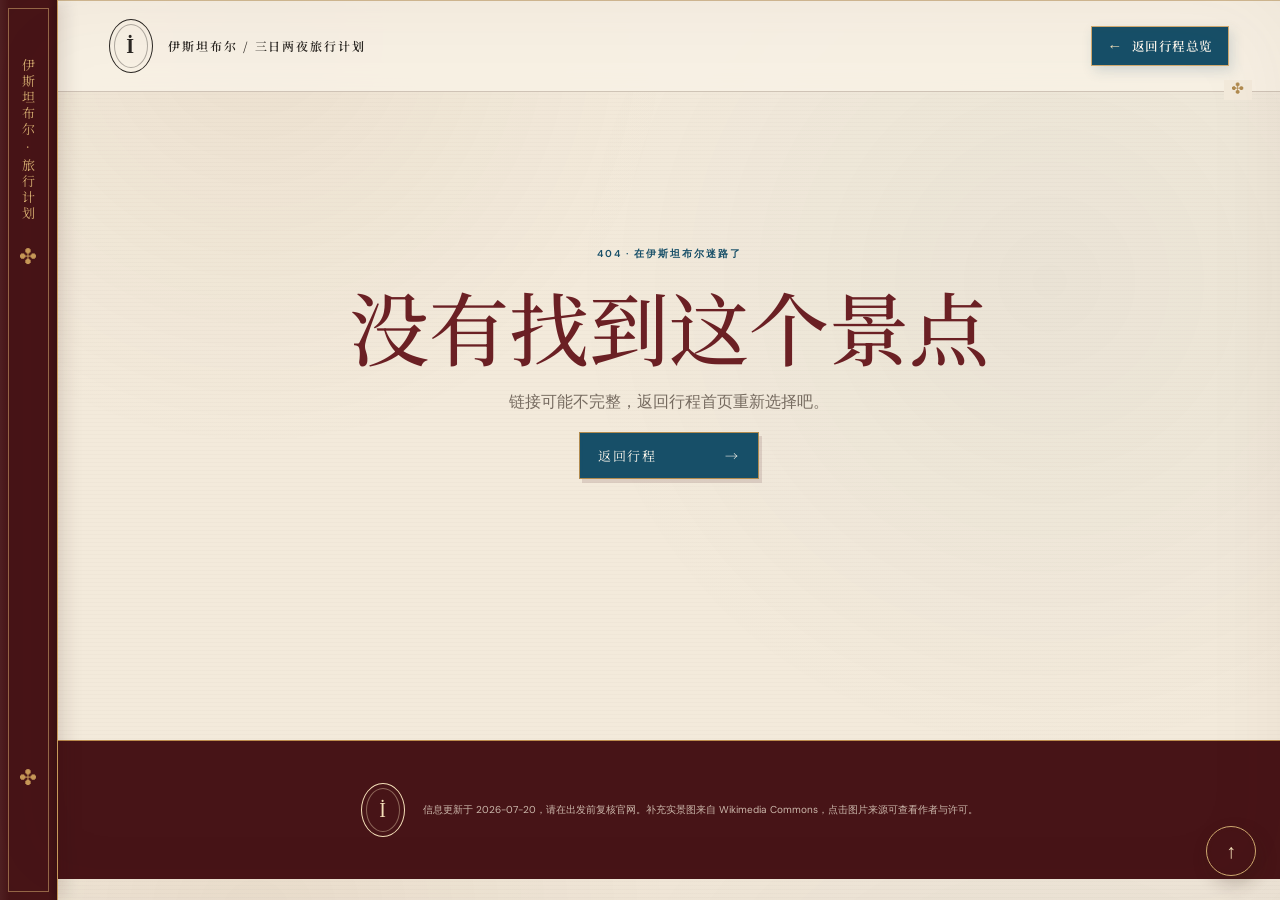
<file: attraction.html>
<!doctype html>
<html lang="zh-CN">
  <head>
    <meta charset="UTF-8" />
    <meta name="viewport" content="width=device-width, initial-scale=1.0" />
    <meta name="description" content="伊斯坦布尔景点详细旅行指南。" />
    <title>景点指南 · İstanbul</title>
    <link rel="icon" href="assets/favicon.svg" type="image/svg+xml" />
    <link rel="preconnect" href="https://fonts.googleapis.com" />
    <link rel="preconnect" href="https://fonts.gstatic.com" crossorigin />
    <link href="https://fonts.googleapis.com/css2?family=DM+Sans:wght@400;500;600&family=Noto+Serif+SC:wght@400;500;600;700&display=swap" rel="stylesheet" />
    <link rel="stylesheet" href="styles.css?v=20260901-1" />
    <script src="data.js?v=20260901-1" defer></script>
    <script src="attraction.js?v=20260901-1" defer></script>
  </head>
  <body class="detail-page" id="top">
    <div class="book-spine" aria-hidden="true">
      <span>伊斯坦布尔 · 旅行计划</span>
      <i></i>
    </div>
    <header class="site-header detail-header">
      <a class="brand" href="index.html">
        <span class="brand-mark">İ</span>
        <span>伊斯坦布尔 / 三日两夜旅行计划</span>
      </a>
      <a class="back-link" href="index.html#journey"><span aria-hidden="true">←</span> 返回行程总览</a>
    </header>
    <main id="attraction-root" aria-live="polite"></main>
    <a class="back-to-top" href="#top" aria-label="返回页面顶部" title="返回顶部">
      <span aria-hidden="true">↑</span>
    </a>
    <footer class="site-footer compact-footer">
      <div>
        <span class="brand-mark">İ</span>
        <p>信息更新于 2026-07-20，请在出发前复核官网。补充实景图来自 Wikimedia Commons，点击图片来源可查看作者与许可。</p>
      </div>
    </footer>
  </body>
</html>
</file>
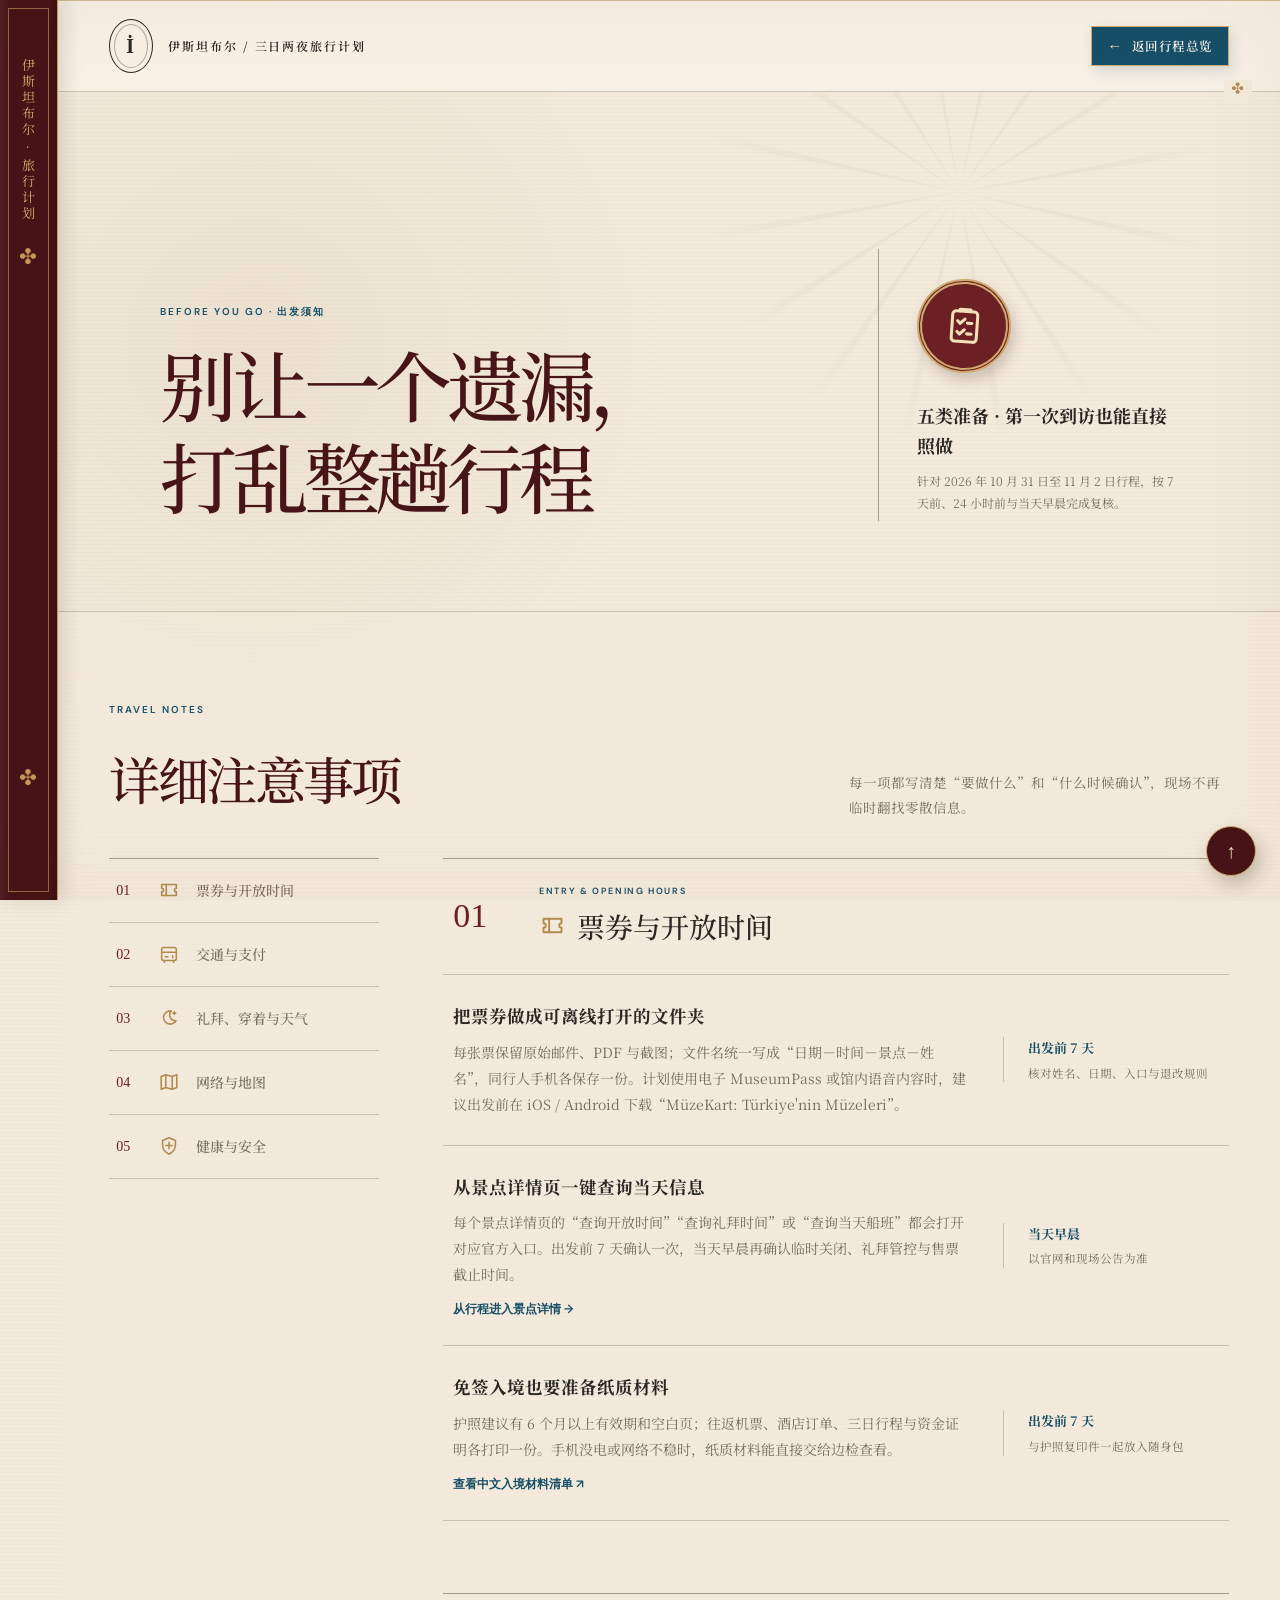
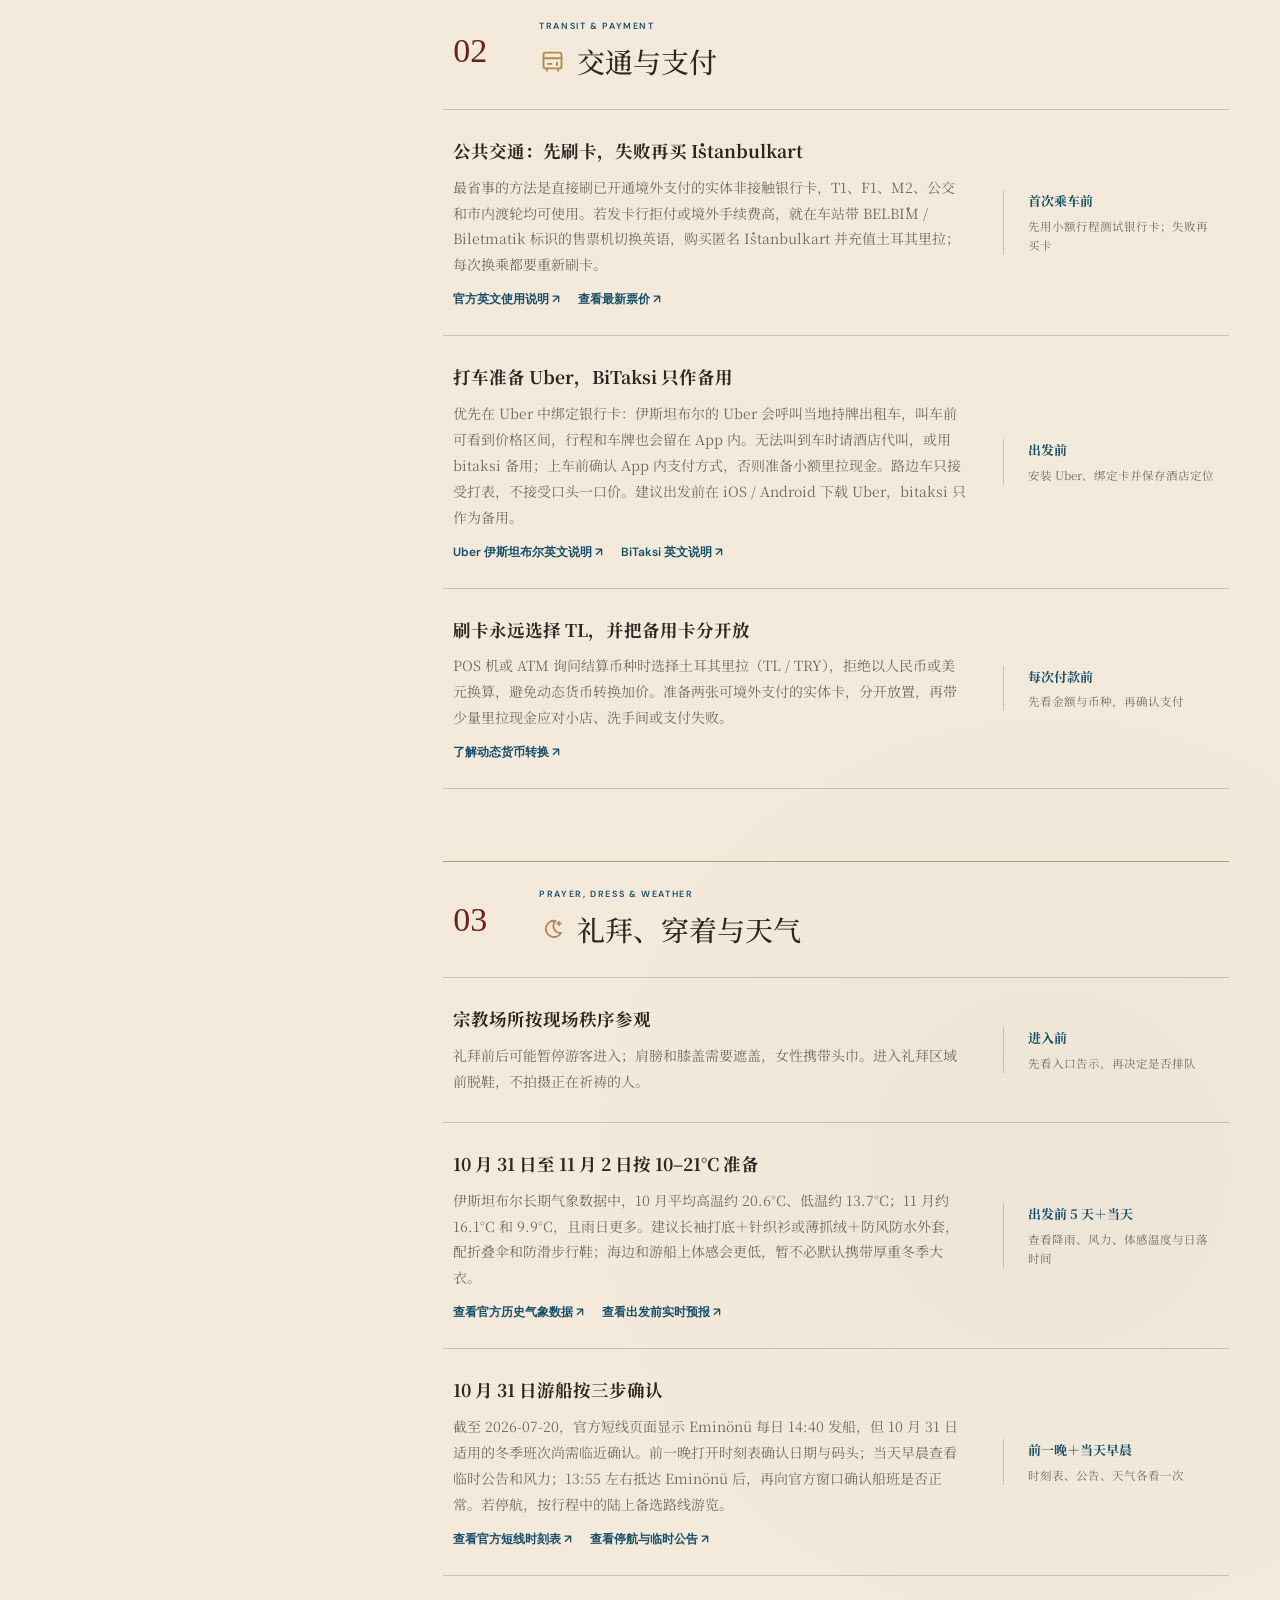
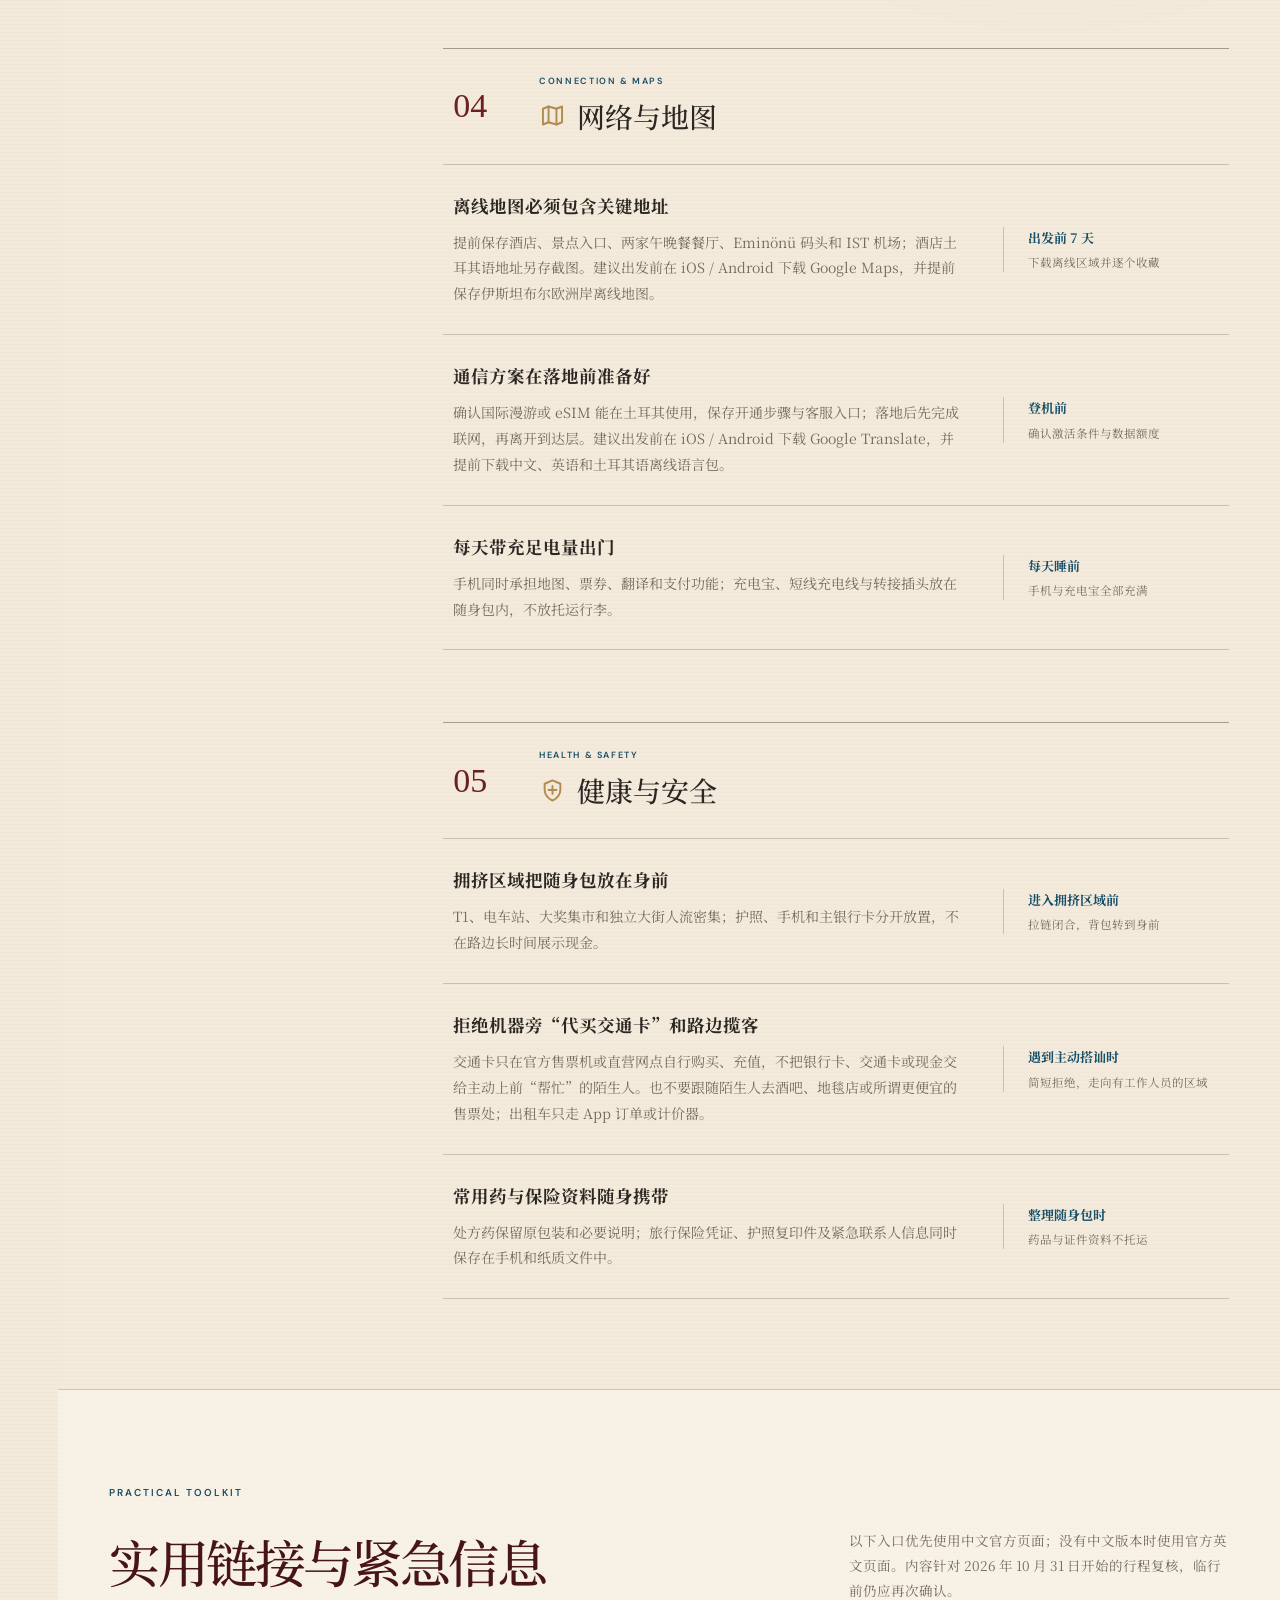
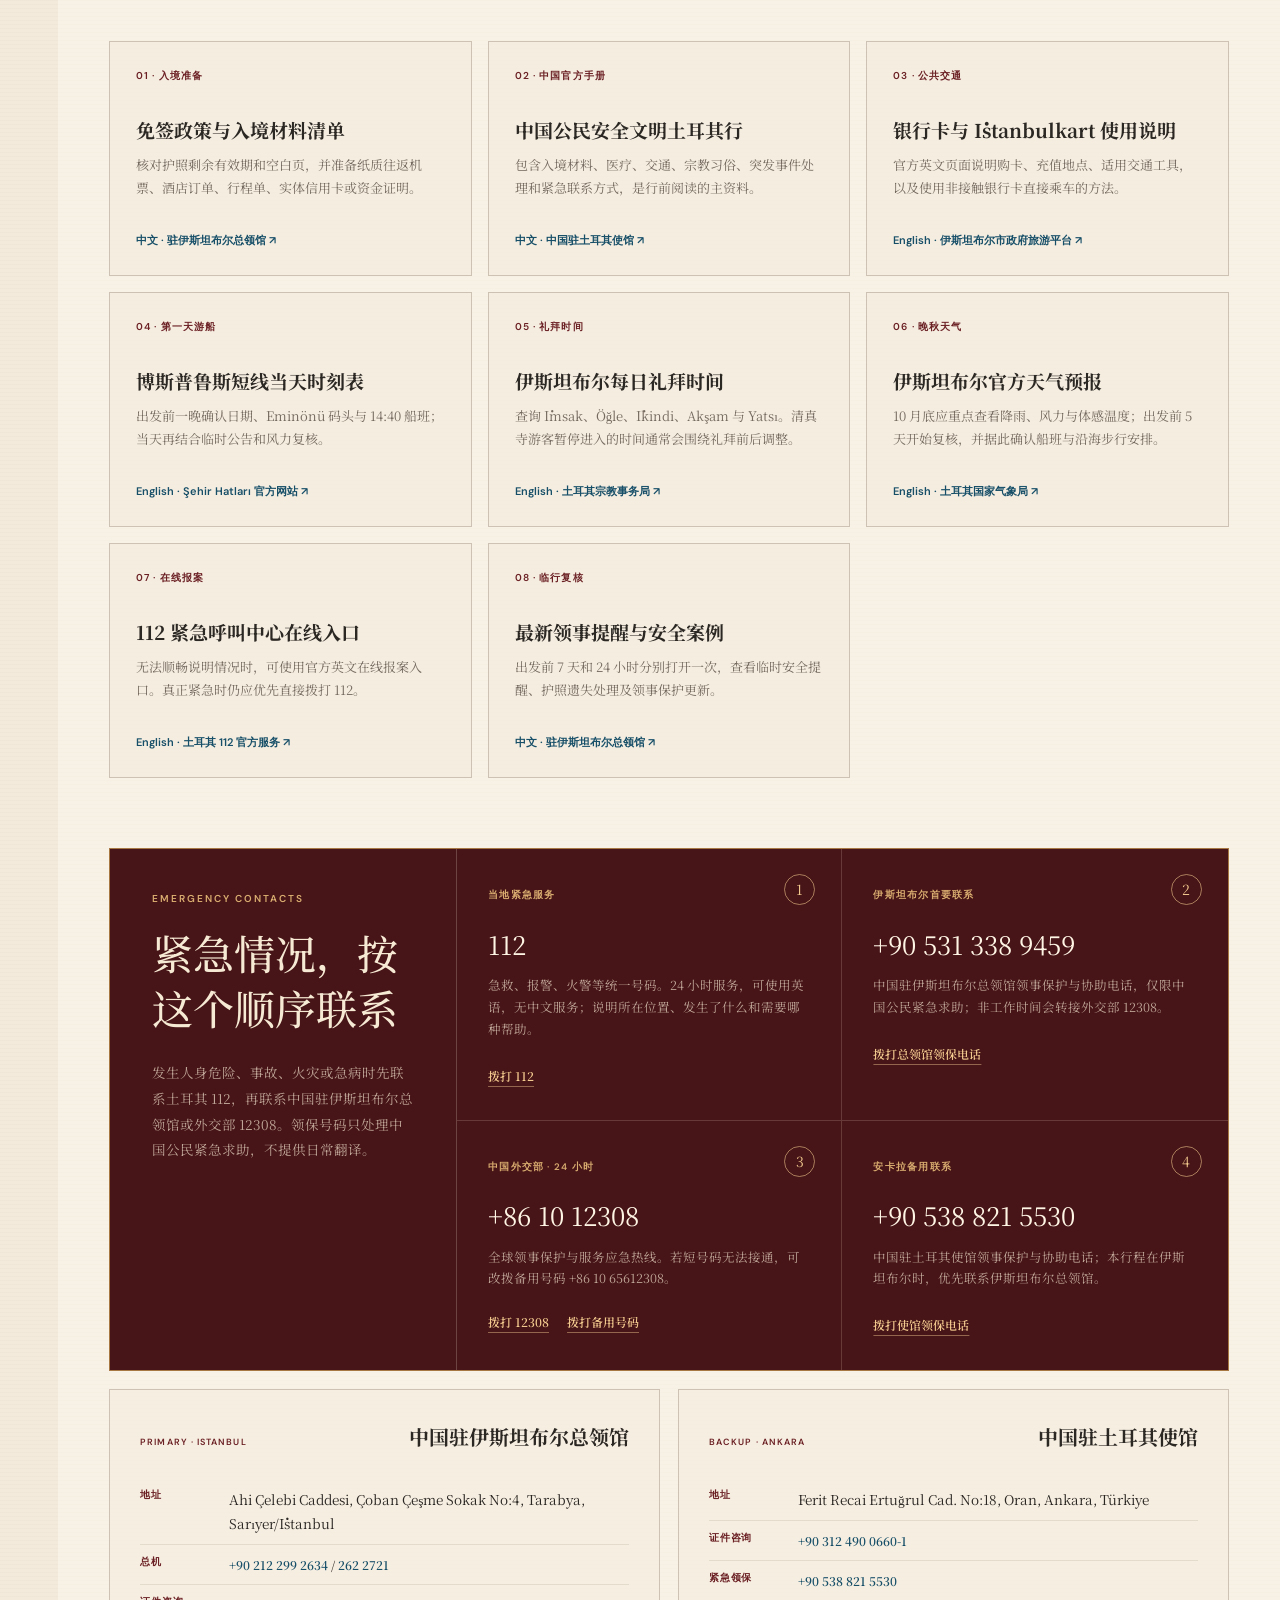
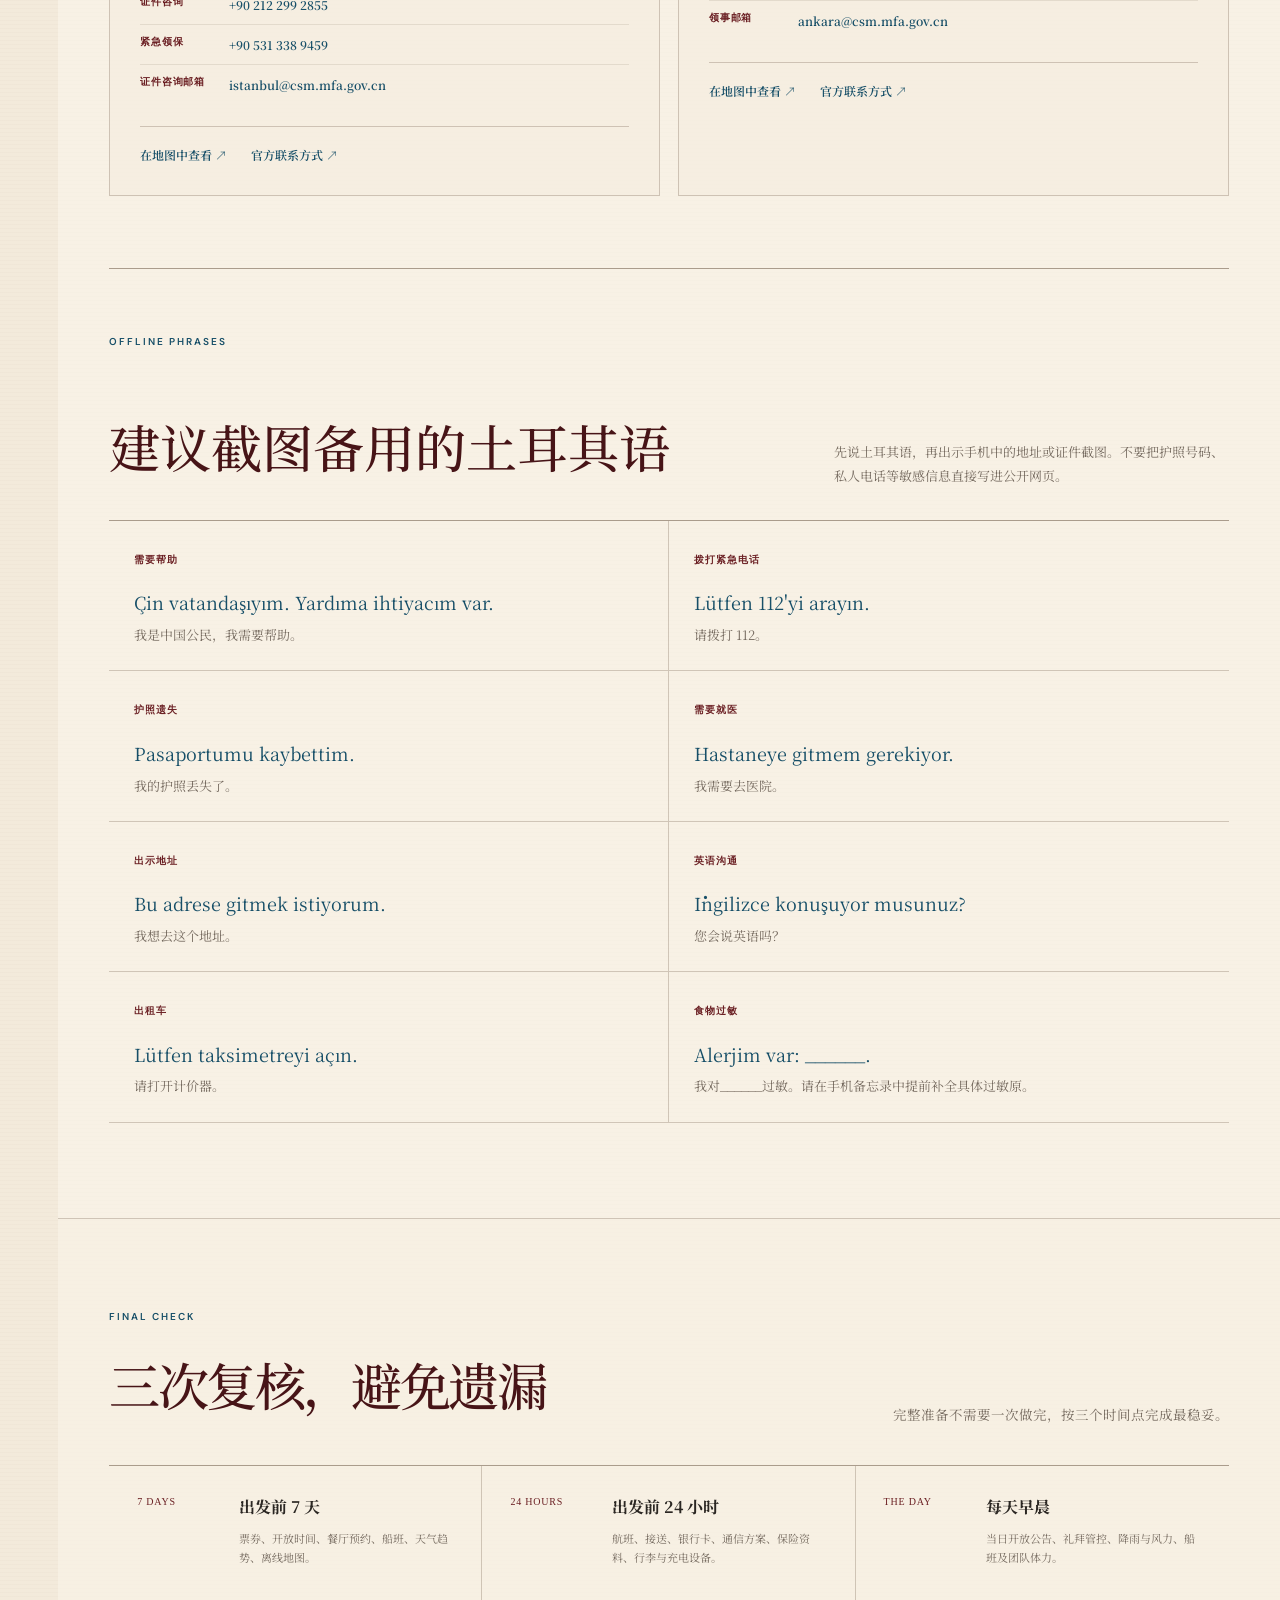
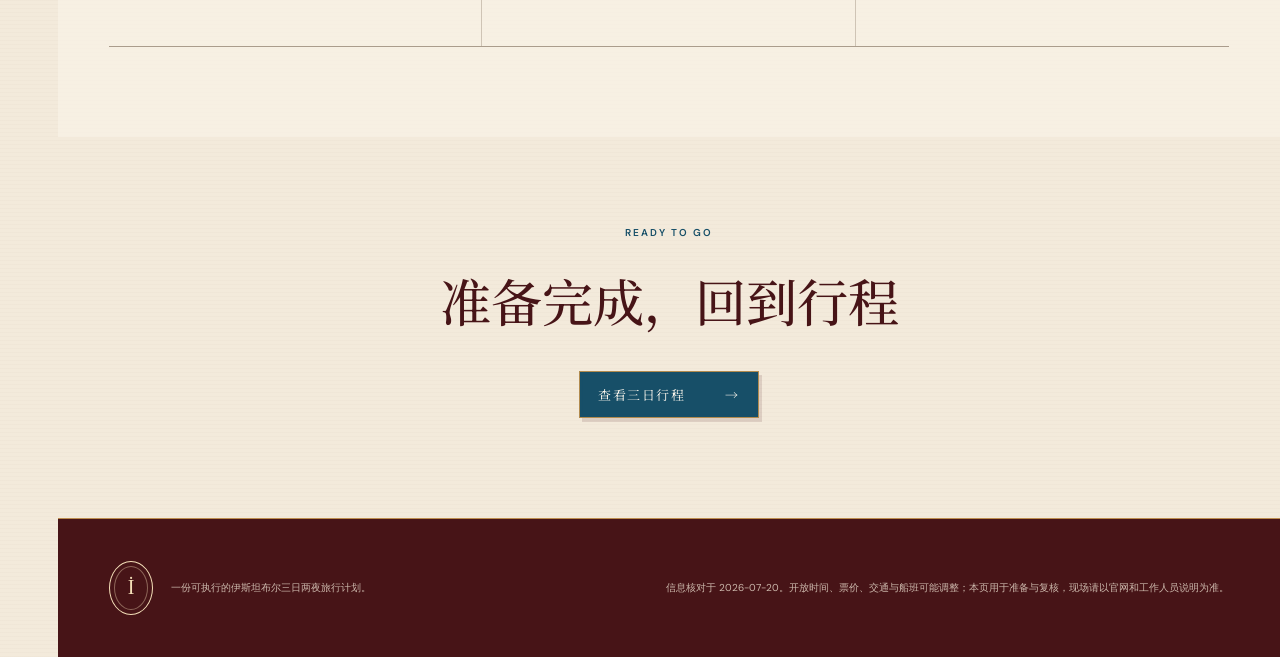
<file: notes.html>
<!doctype html>
<html lang="zh-CN">
  <head>
    <meta charset="UTF-8" />
    <meta name="viewport" content="width=device-width, initial-scale=1.0" />
    <meta name="description" content="伊斯坦布尔三日两夜旅行计划的完整注意事项：票券、交通、支付、礼拜、天气、网络与安全准备。" />
    <title>旅行注意事项 · İstanbul 三日两夜旅行计划</title>
    <link rel="icon" href="assets/favicon.svg" type="image/svg+xml" />
    <link rel="preconnect" href="https://fonts.googleapis.com" />
    <link rel="preconnect" href="https://fonts.gstatic.com" crossorigin />
    <link href="https://fonts.googleapis.com/css2?family=DM+Sans:wght@400;500;600&family=Noto+Serif+SC:wght@400;500;600;700&display=swap" rel="stylesheet" />
    <link rel="stylesheet" href="styles.css?v=20260901-1" />
  </head>
  <body class="notes-page" id="top">
    <svg class="icon-sprite" aria-hidden="true">
      <symbol id="icon-checklist" viewBox="0 0 24 24">
        <rect x="5" y="3.5" width="14" height="17" rx="2"></rect>
        <path d="M9 3.5V2.5h6v1M8 9l1.4 1.4L12 7.8M13.5 10H16M8 15l1.4 1.4L12 13.8M13.5 16H16"></path>
      </symbol>
      <symbol id="icon-ticket" viewBox="0 0 24 24">
        <path d="M4 6h16v4a2 2 0 0 0 0 4v4H4v-4a2 2 0 0 0 0-4V6Z"></path>
        <path d="M9 6v12"></path>
      </symbol>
      <symbol id="icon-transit" viewBox="0 0 24 24">
        <rect x="4" y="5" width="16" height="14" rx="2"></rect>
        <path d="M4 10h16M8 15h3M16 14v2M7 19v2M17 19v2"></path>
      </symbol>
      <symbol id="icon-prayer" viewBox="0 0 24 24">
        <path d="M14.7 4.4A7.2 7.2 0 1 0 19.6 15 6.2 6.2 0 0 1 14.7 4.4Z"></path>
        <path d="M17.8 5.2v3M16.3 6.7h3"></path>
      </symbol>
      <symbol id="icon-map" viewBox="0 0 24 24">
        <path d="m3.5 6 5-2 7 2 5-2v14l-5 2-7-2-5 2V6Z"></path>
        <path d="M8.5 4v14M15.5 6v14"></path>
      </symbol>
      <symbol id="icon-safety" viewBox="0 0 24 24">
        <path d="M12 3 19 6v5c0 4.5-2.7 7.8-7 10-4.3-2.2-7-5.5-7-10V6l7-3Z"></path>
        <path d="M12 8v7M8.5 11.5h7"></path>
      </symbol>
      <symbol id="icon-luggage" viewBox="0 0 24 24">
        <rect x="5" y="6" width="14" height="14" rx="2"></rect>
        <path d="M9 6V4h6v2M9 10v6M15 10v6M8 22h.01M16 22h.01"></path>
      </symbol>
    </svg>

    <div class="book-spine" aria-hidden="true">
      <span>伊斯坦布尔 · 旅行计划</span>
      <i></i>
    </div>

    <header class="site-header">
      <a class="brand" href="index.html" aria-label="返回首页">
        <span class="brand-mark">İ</span>
        <span>伊斯坦布尔 / 三日两夜旅行计划</span>
      </a>
      <a class="back-link" href="index.html#notes">
        <span aria-hidden="true">←</span>
        返回行程总览
      </a>
    </header>

    <main>
      <section class="notes-hero" aria-labelledby="notes-page-title">
        <div class="notes-hero-copy">
          <p class="eyebrow">BEFORE YOU GO · 出发须知</p>
          <h1 id="notes-page-title">别让一个遗漏，<br />打乱整趟行程</h1>
        </div>
        <div class="notes-hero-summary">
          <div class="notes-page-seal" aria-hidden="true">
            <svg><use href="#icon-checklist"></use></svg>
          </div>
          <strong>五类准备 · 第一次到访也能直接照做</strong>
          <p>针对 2026 年 10 月 31 日至 11 月 2 日行程，按 7 天前、24 小时前与当天早晨完成复核。</p>
        </div>
      </section>

      <section class="notes-guide" aria-labelledby="guide-title">
        <div class="notes-section-heading">
          <div>
            <p class="eyebrow">TRAVEL NOTES</p>
            <h2 id="guide-title">详细注意事项</h2>
          </div>
          <p>每一项都写清楚“要做什么”和“什么时候确认”，现场不再临时翻找零散信息。</p>
        </div>

        <div class="notes-guide-layout">
          <nav class="notes-toc" aria-label="注意事项分类">
            <a href="#tickets"><span>01</span><svg aria-hidden="true"><use href="#icon-ticket"></use></svg><b>票券与开放时间</b></a>
            <a href="#transport"><span>02</span><svg aria-hidden="true"><use href="#icon-transit"></use></svg><b>交通与支付</b></a>
            <a href="#religion"><span>03</span><svg aria-hidden="true"><use href="#icon-prayer"></use></svg><b>礼拜、穿着与天气</b></a>
            <a href="#network"><span>04</span><svg aria-hidden="true"><use href="#icon-map"></use></svg><b>网络与地图</b></a>
            <a href="#safety"><span>05</span><svg aria-hidden="true"><use href="#icon-safety"></use></svg><b>健康与安全</b></a>
          </nav>

          <div class="notes-chapters">
            <section class="notes-chapter" id="tickets">
              <header>
                <span>01</span>
                <div>
                  <p>ENTRY &amp; OPENING HOURS</p>
                  <h2><svg aria-hidden="true"><use href="#icon-ticket"></use></svg>票券与开放时间</h2>
                </div>
              </header>
              <article>
                <div>
                  <h3>把票券做成可离线打开的文件夹</h3>
                  <p>每张票保留原始邮件、PDF 与截图；文件名统一写成“日期－时间－景点－姓名”，同行人手机各保存一份。计划使用电子 MuseumPass 或馆内语音内容时，建议出发前在 iOS / Android 下载“MüzeKart: Türkiye'nin Müzeleri”。</p>
                </div>
                <aside><strong>出发前 7 天</strong><span>核对姓名、日期、入口与退改规则</span></aside>
              </article>
              <article>
                <div>
                  <h3>从景点详情页一键查询当天信息</h3>
                  <p>每个景点详情页的“查询开放时间”“查询礼拜时间”或“查询当天船班”都会打开对应官方入口。出发前 7 天确认一次，当天早晨再确认临时关闭、礼拜管控与售票截止时间。</p>
                  <div class="notes-inline-links">
                    <a href="index.html#journey">从行程进入景点详情 →</a>
                  </div>
                </div>
                <aside><strong>当天早晨</strong><span>以官网和现场公告为准</span></aside>
              </article>
              <article>
                <div>
                  <h3>免签入境也要准备纸质材料</h3>
                  <p>护照建议有 6 个月以上有效期和空白页；往返机票、酒店订单、三日行程与资金证明各打印一份。手机没电或网络不稳时，纸质材料能直接交给边检查看。</p>
                  <div class="notes-inline-links">
                    <a href="https://istanbul.china-consulate.gov.cn/lsfw/lsbh/202601/t20260112_11810960.htm" target="_blank" rel="noopener noreferrer">查看中文入境材料清单 ↗</a>
                  </div>
                </div>
                <aside><strong>出发前 7 天</strong><span>与护照复印件一起放入随身包</span></aside>
              </article>
            </section>

            <section class="notes-chapter" id="transport">
              <header>
                <span>02</span>
                <div>
                  <p>TRANSIT &amp; PAYMENT</p>
                  <h2><svg aria-hidden="true"><use href="#icon-transit"></use></svg>交通与支付</h2>
                </div>
              </header>
              <article>
                <div>
                  <h3>公共交通：先刷卡，失败再买 İstanbulkart</h3>
                  <p>最省事的方法是直接刷已开通境外支付的实体非接触银行卡，T1、F1、M2、公交和市内渡轮均可使用。若发卡行拒付或境外手续费高，就在车站带 BELBİM / Biletmatik 标识的售票机切换英语，购买匿名 İstanbulkart 并充值土耳其里拉；每次换乘都要重新刷卡。</p>
                  <div class="notes-inline-links">
                    <a href="https://visit.istanbul/istanbul-card" target="_blank" rel="noopener noreferrer">官方英文使用说明 ↗</a>
                    <a href="https://www.metro.istanbul/en/SeferDurumlari/BiletUcretleri" target="_blank" rel="noopener noreferrer">查看最新票价 ↗</a>
                  </div>
                </div>
                <aside><strong>首次乘车前</strong><span>先用小额行程测试银行卡；失败再买卡</span></aside>
              </article>
              <article>
                <div>
                  <h3>打车准备 Uber，BiTaksi 只作备用</h3>
                  <p>优先在 Uber 中绑定银行卡：伊斯坦布尔的 Uber 会呼叫当地持牌出租车，叫车前可看到价格区间，行程和车牌也会留在 App 内。无法叫到车时请酒店代叫，或用 bitaksi 备用；上车前确认 App 内支付方式，否则准备小额里拉现金。路边车只接受打表，不接受口头一口价。建议出发前在 iOS / Android 下载 Uber，bitaksi 只作为备用。</p>
                  <div class="notes-inline-links">
                    <a href="https://www.uber.com/tr/en/r/cities/taxi/istanbul-istanbul-tr/" target="_blank" rel="noopener noreferrer">Uber 伊斯坦布尔英文说明 ↗</a>
                    <a href="https://bitaksi.com/en/terms-of-use" target="_blank" rel="noopener noreferrer">BiTaksi 英文说明 ↗</a>
                  </div>
                </div>
                <aside><strong>出发前</strong><span>安装 Uber、绑定卡并保存酒店定位</span></aside>
              </article>
              <article>
                <div>
                  <h3>刷卡永远选择 TL，并把备用卡分开放</h3>
                  <p>POS 机或 ATM 询问结算币种时选择土耳其里拉（TL / TRY），拒绝以人民币或美元换算，避免动态货币转换加价。准备两张可境外支付的实体卡，分开放置，再带少量里拉现金应对小店、洗手间或支付失败。</p>
                  <div class="notes-inline-links">
                    <a href="https://www.visa.com/en-us/personal/travel/dynamic-currency-conversion" target="_blank" rel="noopener noreferrer">了解动态货币转换 ↗</a>
                  </div>
                </div>
                <aside><strong>每次付款前</strong><span>先看金额与币种，再确认支付</span></aside>
              </article>
            </section>

            <section class="notes-chapter" id="religion">
              <header>
                <span>03</span>
                <div>
                  <p>PRAYER, DRESS &amp; WEATHER</p>
                  <h2><svg aria-hidden="true"><use href="#icon-prayer"></use></svg>礼拜、穿着与天气</h2>
                </div>
              </header>
              <article>
                <div>
                  <h3>宗教场所按现场秩序参观</h3>
                  <p>礼拜前后可能暂停游客进入；肩膀和膝盖需要遮盖，女性携带头巾。进入礼拜区域前脱鞋，不拍摄正在祈祷的人。</p>
                </div>
                <aside><strong>进入前</strong><span>先看入口告示，再决定是否排队</span></aside>
              </article>
              <article>
                <div>
                  <h3>10 月 31 日至 11 月 2 日按 10–21°C 准备</h3>
                  <p>伊斯坦布尔长期气象数据中，10 月平均高温约 20.6°C、低温约 13.7°C；11 月约 16.1°C 和 9.9°C，且雨日更多。建议长袖打底＋针织衫或薄抓绒＋防风防水外套，配折叠伞和防滑步行鞋；海边和游船上体感会更低，暂不必默认携带厚重冬季大衣。</p>
                  <div class="notes-inline-links">
                    <a href="https://www.mgm.gov.tr/VERIDEGERLENDIRME/il-ve-ilceler-istatistik.aspx?m=ISTANBUL" target="_blank" rel="noopener noreferrer">查看官方历史气象数据 ↗</a>
                    <a href="https://mgm.gov.tr/eng/forecast-cities.aspx?m=istanbul" target="_blank" rel="noopener noreferrer">查看出发前实时预报 ↗</a>
                  </div>
                </div>
                <aside><strong>出发前 5 天＋当天</strong><span>查看降雨、风力、体感温度与日落时间</span></aside>
              </article>
              <article>
                <div>
                  <h3>10 月 31 日游船按三步确认</h3>
                  <p>截至 2026-07-20，官方短线页面显示 Eminönü 每日 14:40 发船，但 10 月 31 日适用的冬季班次尚需临近确认。前一晚打开时刻表确认日期与码头；当天早晨查看临时公告和风力；13:55 左右抵达 Eminönü 后，再向官方窗口确认船班是否正常。若停航，按行程中的陆上备选路线游览。</p>
                  <div class="notes-inline-links">
                    <a href="https://sehirhatlari.istanbul/en/timetables/bosphorus-tours/short-bosphorus-tour-181" target="_blank" rel="noopener noreferrer">查看官方短线时刻表 ↗</a>
                    <a href="https://sehirhatlari.istanbul/en/announcements" target="_blank" rel="noopener noreferrer">查看停航与临时公告 ↗</a>
                  </div>
                </div>
                <aside><strong>前一晚＋当天早晨</strong><span>时刻表、公告、天气各看一次</span></aside>
              </article>
            </section>

            <section class="notes-chapter" id="network">
              <header>
                <span>04</span>
                <div>
                  <p>CONNECTION &amp; MAPS</p>
                  <h2><svg aria-hidden="true"><use href="#icon-map"></use></svg>网络与地图</h2>
                </div>
              </header>
              <article>
                <div>
                  <h3>离线地图必须包含关键地址</h3>
                  <p>提前保存酒店、景点入口、两家午晚餐餐厅、Eminönü 码头和 IST 机场；酒店土耳其语地址另存截图。建议出发前在 iOS / Android 下载 Google Maps，并提前保存伊斯坦布尔欧洲岸离线地图。</p>
                </div>
                <aside><strong>出发前 7 天</strong><span>下载离线区域并逐个收藏</span></aside>
              </article>
              <article>
                <div>
                  <h3>通信方案在落地前准备好</h3>
                  <p>确认国际漫游或 eSIM 能在土耳其使用，保存开通步骤与客服入口；落地后先完成联网，再离开到达层。建议出发前在 iOS / Android 下载 Google Translate，并提前下载中文、英语和土耳其语离线语言包。</p>
                </div>
                <aside><strong>登机前</strong><span>确认激活条件与数据额度</span></aside>
              </article>
              <article>
                <div>
                  <h3>每天带充足电量出门</h3>
                  <p>手机同时承担地图、票券、翻译和支付功能；充电宝、短线充电线与转接插头放在随身包内，不放托运行李。</p>
                </div>
                <aside><strong>每天睡前</strong><span>手机与充电宝全部充满</span></aside>
              </article>
            </section>

            <section class="notes-chapter" id="safety">
              <header>
                <span>05</span>
                <div>
                  <p>HEALTH &amp; SAFETY</p>
                  <h2><svg aria-hidden="true"><use href="#icon-safety"></use></svg>健康与安全</h2>
                </div>
              </header>
              <article>
                <div>
                  <h3>拥挤区域把随身包放在身前</h3>
                  <p>T1、电车站、大奖集市和独立大街人流密集；护照、手机和主银行卡分开放置，不在路边长时间展示现金。</p>
                </div>
                <aside><strong>进入拥挤区域前</strong><span>拉链闭合，背包转到身前</span></aside>
              </article>
              <article>
                <div>
                  <h3>拒绝机器旁“代买交通卡”和路边揽客</h3>
                  <p>交通卡只在官方售票机或直营网点自行购买、充值，不把银行卡、交通卡或现金交给主动上前“帮忙”的陌生人。也不要跟随陌生人去酒吧、地毯店或所谓更便宜的售票处；出租车只走 App 订单或计价器。</p>
                </div>
                <aside><strong>遇到主动搭讪时</strong><span>简短拒绝，走向有工作人员的区域</span></aside>
              </article>
              <article>
                <div>
                  <h3>常用药与保险资料随身携带</h3>
                  <p>处方药保留原包装和必要说明；旅行保险凭证、护照复印件及紧急联系人信息同时保存在手机和纸质文件中。</p>
                </div>
                <aside><strong>整理随身包时</strong><span>药品与证件资料不托运</span></aside>
              </article>
            </section>

          </div>
        </div>
      </section>

      <section class="notes-toolkit" aria-labelledby="toolkit-title">
        <div class="notes-section-heading">
          <div>
            <p class="eyebrow">PRACTICAL TOOLKIT</p>
            <h2 id="toolkit-title">实用链接与紧急信息</h2>
          </div>
          <p>以下入口优先使用中文官方页面；没有中文版本时使用官方英文页面。内容针对 2026 年 10 月 31 日开始的行程复核，临行前仍应再次确认。</p>
        </div>

        <div class="official-links" aria-label="官方实用链接">
          <a href="https://istanbul.china-consulate.gov.cn/lsfw/lsbh/202601/t20260112_11810960.htm" target="_blank" rel="noopener noreferrer">
            <span>01 · 入境准备</span>
            <strong>免签政策与入境材料清单</strong>
            <p>核对护照剩余有效期和空白页，并准备纸质往返机票、酒店订单、行程单、实体信用卡或资金证明。</p>
            <small>中文 · 驻伊斯坦布尔总领馆 ↗</small>
          </a>
          <a href="https://tr.china-embassy.gov.cn/chn/lsfw/lb/202511/t20251111_11751104.htm" target="_blank" rel="noopener noreferrer">
            <span>02 · 中国官方手册</span>
            <strong>中国公民安全文明土耳其行</strong>
            <p>包含入境材料、医疗、交通、宗教习俗、突发事件处理和紧急联系方式，是行前阅读的主资料。</p>
            <small>中文 · 中国驻土耳其使馆 ↗</small>
          </a>
          <a href="https://visit.istanbul/istanbul-card" target="_blank" rel="noopener noreferrer">
            <span>03 · 公共交通</span>
            <strong>银行卡与 İstanbulkart 使用说明</strong>
            <p>官方英文页面说明购卡、充值地点、适用交通工具，以及使用非接触银行卡直接乘车的方法。</p>
            <small>English · 伊斯坦布尔市政府旅游平台 ↗</small>
          </a>
          <a href="https://sehirhatlari.istanbul/en/timetables/bosphorus-tours/short-bosphorus-tour-181" target="_blank" rel="noopener noreferrer">
            <span>04 · 第一天游船</span>
            <strong>博斯普鲁斯短线当天时刻表</strong>
            <p>出发前一晚确认日期、Eminönü 码头与 14:40 船班；当天再结合临时公告和风力复核。</p>
            <small>English · Şehir Hatları 官方网站 ↗</small>
          </a>
          <a href="https://namazvakitleri.diyanet.gov.tr/en-US/9541/istanbul-prayer-times" target="_blank" rel="noopener noreferrer">
            <span>05 · 礼拜时间</span>
            <strong>伊斯坦布尔每日礼拜时间</strong>
            <p>查询 İmsak、Öğle、İkindi、Akşam 与 Yatsı。清真寺游客暂停进入的时间通常会围绕礼拜前后调整。</p>
            <small>English · 土耳其宗教事务局 ↗</small>
          </a>
          <a href="https://mgm.gov.tr/eng/forecast-cities.aspx?m=istanbul" target="_blank" rel="noopener noreferrer">
            <span>06 · 晚秋天气</span>
            <strong>伊斯坦布尔官方天气预报</strong>
            <p>10 月底应重点查看降雨、风力与体感温度；出发前 5 天开始复核，并据此确认船班与沿海步行安排。</p>
            <small>English · 土耳其国家气象局 ↗</small>
          </a>
          <a href="https://ihbar.ng112.gov.tr/en" target="_blank" rel="noopener noreferrer">
            <span>07 · 在线报案</span>
            <strong>112 紧急呼叫中心在线入口</strong>
            <p>无法顺畅说明情况时，可使用官方英文在线报案入口。真正紧急时仍应优先直接拨打 112。</p>
            <small>English · 土耳其 112 官方服务 ↗</small>
          </a>
          <a href="https://istanbul.china-consulate.gov.cn/lsfw/lsbh/" target="_blank" rel="noopener noreferrer">
            <span>08 · 临行复核</span>
            <strong>最新领事提醒与安全案例</strong>
            <p>出发前 7 天和 24 小时分别打开一次，查看临时安全提醒、护照遗失处理及领事保护更新。</p>
            <small>中文 · 驻伊斯坦布尔总领馆 ↗</small>
          </a>
        </div>

        <div class="emergency-board">
          <div class="emergency-intro">
            <p class="eyebrow">EMERGENCY CONTACTS</p>
            <h2>紧急情况，按这个顺序联系</h2>
            <p>发生人身危险、事故、火灾或急病时先联系土耳其 112，再联系中国驻伊斯坦布尔总领馆或外交部 12308。领保号码只处理中国公民紧急求助，不提供日常翻译。</p>
          </div>

          <div class="emergency-list">
            <article class="emergency-primary">
              <b class="emergency-order">1</b>
              <span>当地紧急服务</span>
              <h3>112</h3>
              <p>急救、报警、火警等统一号码。24 小时服务，可使用英语，无中文服务；说明所在位置、发生了什么和需要哪种帮助。</p>
              <a href="tel:112">拨打 112</a>
            </article>
            <article>
              <b class="emergency-order">2</b>
              <span>伊斯坦布尔首要联系</span>
              <h3>+90 531 338 9459</h3>
              <p>中国驻伊斯坦布尔总领馆领事保护与协助电话，仅限中国公民紧急求助；非工作时间会转接外交部 12308。</p>
              <a href="tel:+905313389459">拨打总领馆领保电话</a>
            </article>
            <article>
              <b class="emergency-order">3</b>
              <span>中国外交部 · 24 小时</span>
              <h3>+86 10 12308</h3>
              <p>全球领事保护与服务应急热线。若短号码无法接通，可改拨备用号码 +86 10 65612308。</p>
              <div class="emergency-actions">
                <a href="tel:+861012308">拨打 12308</a>
                <a href="tel:+861065612308">拨打备用号码</a>
              </div>
            </article>
            <article>
              <b class="emergency-order">4</b>
              <span>安卡拉备用联系</span>
              <h3>+90 538 821 5530</h3>
              <p>中国驻土耳其使馆领事保护与协助电话；本行程在伊斯坦布尔时，优先联系伊斯坦布尔总领馆。</p>
              <a href="tel:+905388215530">拨打使馆领保电话</a>
            </article>
          </div>
        </div>

        <div class="consular-addresses">
          <article>
            <div>
              <span>PRIMARY · ISTANBUL</span>
              <h3>中国驻伊斯坦布尔总领馆</h3>
            </div>
            <dl>
              <div><dt>地址</dt><dd><address>Ahi Çelebi Caddesi, Çoban Çeşme Sokak No:4, Tarabya, Sarıyer/İstanbul</address></dd></div>
              <div><dt>总机</dt><dd><a href="tel:+902122992634">+90 212 299 2634</a> / <a href="tel:+902122622721">262 2721</a></dd></div>
              <div><dt>证件咨询</dt><dd><a href="tel:+902122992855">+90 212 299 2855</a></dd></div>
              <div><dt>紧急领保</dt><dd><a href="tel:+905313389459">+90 531 338 9459</a></dd></div>
              <div><dt>证件咨询邮箱</dt><dd><a href="mailto:istanbul@csm.mfa.gov.cn">istanbul@csm.mfa.gov.cn</a></dd></div>
            </dl>
            <div>
              <a href="https://www.google.com/maps/search/?api=1&query=Chinese+Consulate+General+Istanbul+Tarabya&hl=zh-CN" target="_blank" rel="noopener noreferrer">在地图中查看 ↗</a>
              <a href="https://istanbul.china-consulate.gov.cn/lxfs/" target="_blank" rel="noopener noreferrer">官方联系方式 ↗</a>
            </div>
          </article>
          <article>
            <div>
              <span>BACKUP · ANKARA</span>
              <h3>中国驻土耳其使馆</h3>
            </div>
            <dl>
              <div><dt>地址</dt><dd><address>Ferit Recai Ertuğrul Cad. No:18, Oran, Ankara, Türkiye</address></dd></div>
              <div><dt>证件咨询</dt><dd><a href="tel:+903124900660">+90 312 490 0660-1</a></dd></div>
              <div><dt>紧急领保</dt><dd><a href="tel:+905388215530">+90 538 821 5530</a></dd></div>
              <div><dt>领事邮箱</dt><dd><a href="mailto:ankara@csm.mfa.gov.cn">ankara@csm.mfa.gov.cn</a></dd></div>
            </dl>
            <div>
              <a href="https://www.google.com/maps/search/?api=1&query=Embassy+of+China+Ankara+Ferit+Recai+Ertugrul&hl=zh-CN" target="_blank" rel="noopener noreferrer">在地图中查看 ↗</a>
              <a href="https://tr.china-embassy.gov.cn/chn/lsfw/lxfs/202506/t20250604_11640924.htm" target="_blank" rel="noopener noreferrer">官方联系方式 ↗</a>
            </div>
          </article>
        </div>

        <div class="phrasebook">
          <div class="phrasebook-heading">
            <p class="eyebrow">OFFLINE PHRASES</p>
            <h2>建议截图备用的土耳其语</h2>
            <p>先说土耳其语，再出示手机中的地址或证件截图。不要把护照号码、私人电话等敏感信息直接写进公开网页。</p>
          </div>
          <div class="phrase-grid">
            <article>
              <span>需要帮助</span>
              <strong>Çin vatandaşıyım. Yardıma ihtiyacım var.</strong>
              <p>我是中国公民，我需要帮助。</p>
            </article>
            <article>
              <span>拨打紧急电话</span>
              <strong>Lütfen 112'yi arayın.</strong>
              <p>请拨打 112。</p>
            </article>
            <article>
              <span>护照遗失</span>
              <strong>Pasaportumu kaybettim.</strong>
              <p>我的护照丢失了。</p>
            </article>
            <article>
              <span>需要就医</span>
              <strong>Hastaneye gitmem gerekiyor.</strong>
              <p>我需要去医院。</p>
            </article>
            <article>
              <span>出示地址</span>
              <strong>Bu adrese gitmek istiyorum.</strong>
              <p>我想去这个地址。</p>
            </article>
            <article>
              <span>英语沟通</span>
              <strong>İngilizce konuşuyor musunuz?</strong>
              <p>您会说英语吗？</p>
            </article>
            <article>
              <span>出租车</span>
              <strong>Lütfen taksimetreyi açın.</strong>
              <p>请打开计价器。</p>
            </article>
            <article>
              <span>食物过敏</span>
              <strong>Alerjim var: ______.</strong>
              <p>我对______过敏。请在手机备忘录中提前补全具体过敏原。</p>
            </article>
          </div>
        </div>
      </section>

      <section class="notes-final-check" aria-labelledby="final-check-title">
        <div class="notes-section-heading">
          <div>
            <p class="eyebrow">FINAL CHECK</p>
            <h2 id="final-check-title">三次复核，避免遗漏</h2>
          </div>
          <p>完整准备不需要一次做完，按三个时间点完成最稳妥。</p>
        </div>
        <ol>
          <li>
            <span>7 DAYS</span>
            <div><strong>出发前 7 天</strong><p>票券、开放时间、餐厅预约、船班、天气趋势、离线地图。</p></div>
          </li>
          <li>
            <span>24 HOURS</span>
            <div><strong>出发前 24 小时</strong><p>航班、接送、银行卡、通信方案、保险资料、行李与充电设备。</p></div>
          </li>
          <li>
            <span>THE DAY</span>
            <div><strong>每天早晨</strong><p>当日开放公告、礼拜管控、降雨与风力、船班及团队体力。</p></div>
          </li>
        </ol>
      </section>

      <section class="notes-return">
        <p class="eyebrow">READY TO GO</p>
        <h2>准备完成，回到行程</h2>
        <a class="primary-link" href="index.html#journey">
          查看三日行程
          <span aria-hidden="true">→</span>
        </a>
      </section>
    </main>

    <a class="back-to-top" href="#top" aria-label="返回页面顶部" title="返回顶部">
      <span aria-hidden="true">↑</span>
    </a>

    <footer class="site-footer">
      <div>
        <span class="brand-mark">İ</span>
        <p>一份可执行的伊斯坦布尔三日两夜旅行计划。</p>
      </div>
      <p>信息核对于 2026-07-20。开放时间、票价、交通与船班可能调整；本页用于准备与复核，现场请以官网和工作人员说明为准。</p>
    </footer>
  </body>
</html>
</file>
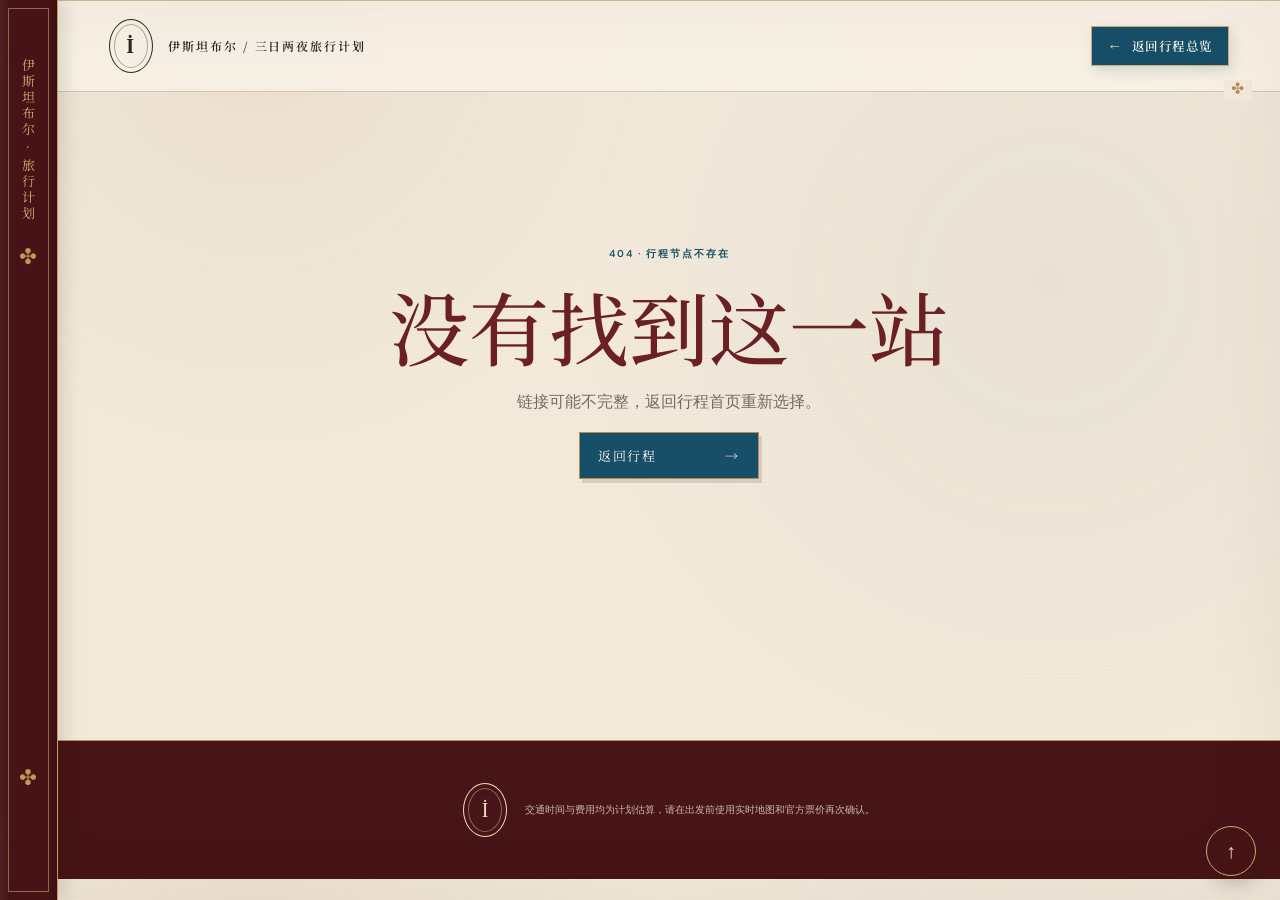
<file: stop.html>
<!doctype html>
<html lang="zh-CN">
  <head>
    <meta charset="UTF-8" />
    <meta name="viewport" content="width=device-width, initial-scale=1.0" />
    <meta name="description" content="伊斯坦布尔旅行计划节点详情：路线、交通费用、用餐推荐与执行提示。" />
    <title>行程节点 · İstanbul</title>
    <link rel="icon" href="assets/favicon.svg" type="image/svg+xml" />
    <link rel="preconnect" href="https://fonts.googleapis.com" />
    <link rel="preconnect" href="https://fonts.gstatic.com" crossorigin />
    <link href="https://fonts.googleapis.com/css2?family=DM+Sans:wght@400;500;600&family=Noto+Serif+SC:wght@400;500;600;700&display=swap" rel="stylesheet" />
    <link rel="stylesheet" href="styles.css?v=20260901-1" />
    <script src="data.js?v=20260901-1" defer></script>
    <script src="stop.js?v=20260901-1" defer></script>
  </head>
  <body class="detail-page stop-page" id="top">
    <div class="book-spine" aria-hidden="true">
      <span>伊斯坦布尔 · 旅行计划</span>
      <i></i>
    </div>
    <header class="site-header detail-header">
      <a class="brand" href="index.html">
        <span class="brand-mark">İ</span>
        <span>伊斯坦布尔 / 三日两夜旅行计划</span>
      </a>
      <a class="back-link" href="index.html#journey"><span aria-hidden="true">←</span> 返回行程总览</a>
    </header>
    <main id="stop-root" aria-live="polite"></main>
    <a class="back-to-top" href="#top" aria-label="返回页面顶部" title="返回顶部">
      <span aria-hidden="true">↑</span>
    </a>
    <footer class="site-footer compact-footer">
      <div>
        <span class="brand-mark">İ</span>
        <p>交通时间与费用均为计划估算，请在出发前使用实时地图和官方票价再次确认。</p>
      </div>
    </footer>
  </body>
</html>
</file>
<file: styles.css>
:root {
  --ink: #2b2723;
  --muted: #766b60;
  --paper: #f3eadb;
  --paper-light: #fbf6ec;
  --paper-deep: #e7d8c3;
  --oxblood: #6b2024;
  --oxblood-dark: #471417;
  --blue: #174f68;
  --blue-soft: #6f8c99;
  --gold: #b18b4f;
  --line: rgba(80, 57, 39, .24);
  --line-strong: rgba(80, 57, 39, .46);
  --shadow: 0 18px 45px rgba(59, 38, 24, .14);
  --serif: "Noto Serif SC", "Songti SC", STSong, serif;
  --sans: "DM Sans", "PingFang SC", "Microsoft YaHei", sans-serif;
  --spine: 58px;
}

* { box-sizing: border-box; }
html { overflow-x: clip; scroll-behavior: smooth; }
body {
  margin: 0;
  padding-left: var(--spine);
  overflow-x: hidden;
  color: var(--ink);
  background:
    radial-gradient(circle at 20% 4%, rgba(139, 101, 54, .07), transparent 26rem),
    radial-gradient(circle at 82% 32%, rgba(72, 105, 113, .055), transparent 30rem),
    repeating-linear-gradient(0deg, rgba(90, 58, 31, .018) 0, rgba(90, 58, 31, .018) 1px, transparent 1px, transparent 4px),
    var(--paper);
  font-family: var(--sans);
  font-size: 16px;
  line-height: 1.65;
}

body::after {
  content: "";
  position: fixed;
  inset: 0;
  z-index: 1000;
  pointer-events: none;
  box-shadow: inset 0 0 90px rgba(86, 47, 20, .05);
}

a { color: inherit; }
img { display: block; width: 100%; }
button, input { font: inherit; }
button { color: inherit; }

.book-spine {
  position: fixed;
  inset: 0 auto 0 0;
  z-index: 100;
  width: var(--spine);
  overflow: hidden;
  border-right: 1px solid #c89b5c;
  color: #d6ae71;
  background:
    linear-gradient(90deg, rgba(255,255,255,.05), transparent 16%, transparent 84%, rgba(0,0,0,.17)),
    var(--oxblood-dark);
  box-shadow: 6px 0 18px rgba(53, 22, 17, .13);
}

.book-spine::before,
.book-spine::after {
  content: "✣";
  position: absolute;
  left: 50%;
  color: #c89958;
  font-size: 17px;
  transform: translateX(-50%);
}
.book-spine::before { top: 27%; }
.book-spine::after { bottom: 12%; }
.book-spine span {
  position: absolute;
  top: 58px;
  left: 50%;
  writing-mode: vertical-rl;
  letter-spacing: .24em;
  font-family: var(--serif);
  font-size: 13px;
  transform: translateX(-50%);
}
.book-spine i {
  position: absolute;
  inset: 8px;
  border: 1px solid rgba(216, 174, 113, .55);
}

.site-header {
  position: relative;
  z-index: 20;
  min-height: 92px;
  padding: 0 4vw;
  display: flex;
  align-items: center;
  justify-content: space-between;
  border-top: 1px solid rgba(177, 139, 79, .55);
  border-bottom: 1px solid var(--line);
  background: rgba(248, 241, 229, .9);
  backdrop-filter: blur(12px);
}

.site-header::after {
  content: "✣";
  position: absolute;
  right: 2.2vw;
  bottom: -9px;
  padding: 0 8px;
  color: var(--gold);
  background: var(--paper);
  font-size: 12px;
}

.brand {
  display: inline-flex;
  align-items: center;
  gap: 15px;
  text-decoration: none;
  font-family: var(--serif);
  font-size: 12px;
  font-weight: 600;
  letter-spacing: .16em;
}

.brand-mark {
  position: relative;
  width: 44px;
  height: 54px;
  display: inline-grid;
  flex: 0 0 auto;
  place-items: center;
  border: 1px solid var(--ink);
  border-radius: 50%;
  font-family: Georgia, serif;
  font-size: 20px;
}
.brand-mark::after {
  content: "";
  position: absolute;
  inset: 4px;
  border: 1px solid rgba(43, 39, 35, .35);
  border-radius: 50%;
}

.top-nav {
  padding-right: 3vw;
  display: flex;
  align-items: center;
  gap: 34px;
  font-size: 12px;
}
.top-nav a {
  position: relative;
  text-decoration: none;
  letter-spacing: .1em;
}
.top-nav a::after {
  content: "";
  position: absolute;
  left: 50%;
  right: 50%;
  bottom: -9px;
  height: 1px;
  background: var(--oxblood);
  transition: left .25s ease, right .25s ease;
}
.top-nav a:hover { color: var(--oxblood); }
.top-nav a:hover::after { left: 0; right: 0; }
.nav-date {
  padding-left: 30px;
  border-left: 1px solid var(--line);
  color: var(--muted);
  letter-spacing: .12em;
}

.eyebrow {
  margin: 0 0 17px;
  color: var(--blue);
  font-size: 10px;
  font-weight: 600;
  letter-spacing: .2em;
}

.hero {
  position: relative;
  min-height: calc(100svh - 92px);
  padding: clamp(52px, 6vw, 92px) 4vw 0;
  display: grid;
  grid-template-columns: minmax(390px, .84fr) minmax(620px, 1.16fr);
  grid-template-rows: 1fr auto;
  grid-template-areas:
    "copy visual"
    "strip strip";
  gap: 50px clamp(45px, 6vw, 100px);
  overflow: hidden;
}

.hero::before,
.detail-title::before,
.section-heading::before {
  content: "";
  position: absolute;
  width: 410px;
  height: 410px;
  pointer-events: none;
  opacity: .18;
  background:
    repeating-conic-gradient(from 22.5deg, transparent 0 11deg, rgba(105, 72, 42, .32) 12deg 13deg, transparent 14deg 22.5deg);
  border-radius: 50%;
  mask-image: radial-gradient(circle, #000 0 44%, transparent 70%);
}
.hero::before { left: 3vw; top: 60px; }

.hero-copy {
  position: relative;
  z-index: 4;
  grid-area: copy;
  align-self: center;
  max-width: 660px;
}
.hero h1,
.section-heading h2,
.notes-title h2,
.detail-title h1,
.content-block h2,
.aside-card h2,
.next-stop h2,
.not-found h1 {
  font-family: var(--serif);
  font-weight: 500;
  line-height: 1.18;
}
.hero h1 {
  margin: 0;
  color: var(--oxblood-dark);
  font-size: clamp(46px, 4.8vw, 76px);
  letter-spacing: -.055em;
}
.hero h1 em {
  color: var(--oxblood);
  font-style: normal;
}
.hero-subtitle {
  width: fit-content;
  margin: 22px 0 0;
  padding: 0 28px 10px;
  border-bottom: 1px solid rgba(177, 139, 79, .65);
  color: var(--blue);
  font-family: Georgia, serif;
  font-size: 13px;
  letter-spacing: .24em;
}
.hero-subtitle::before,
.hero-subtitle::after { content: "✦"; margin: 0 11px; color: var(--gold); font-size: 8px; }
.hero-intro {
  max-width: 580px;
  margin: 22px 0 25px;
  color: var(--muted);
  font-family: var(--serif);
  font-size: 15px;
}

.primary-link {
  display: inline-flex;
  align-items: center;
  justify-content: space-between;
  gap: 34px;
  min-width: 180px;
  padding: 12px 18px;
  border: 1px solid var(--gold);
  outline: 1px solid rgba(23, 79, 104, .55);
  outline-offset: -4px;
  background: var(--blue);
  color: var(--paper-light);
  text-decoration: none;
  font-family: var(--serif);
  font-size: 13px;
  letter-spacing: .12em;
  box-shadow: 3px 4px 0 rgba(71, 20, 23, .13);
  transition: transform .2s ease, background .2s ease;
}
.primary-link:hover {
  background: var(--oxblood);
  transform: translateY(-2px);
}

.trip-ticket {
  position: relative;
  width: min(410px, 100%);
  min-height: 100px;
  margin-top: 24px;
  padding: 14px 18px;
  display: grid;
  grid-template-columns: 76px 1fr 30px;
  align-items: center;
  border: 1px solid var(--gold);
  outline: 1px solid rgba(107, 32, 36, .25);
  outline-offset: -5px;
  background: rgba(251, 246, 236, .58);
  box-shadow: 3px 4px 12px rgba(75, 45, 25, .07);
}
.trip-ticket::before,
.trip-ticket::after {
  content: "";
  position: absolute;
  top: 50%;
  width: 16px;
  height: 28px;
  background: var(--paper);
  border: 1px solid var(--gold);
  border-radius: 50%;
  transform: translateY(-50%);
}
.trip-ticket::before { left: -9px; border-left-color: transparent; }
.trip-ticket::after { right: -9px; border-right-color: transparent; }
.trip-ticket strong {
  padding-right: 15px;
  border-right: 1px dashed var(--line-strong);
  color: var(--oxblood);
  font-family: var(--serif);
  font-size: 20px;
  font-weight: 500;
  line-height: 1.25;
}
.trip-ticket span {
  padding-left: 18px;
  display: grid;
  color: var(--ink);
  font-family: var(--serif);
  font-size: 13px;
}
.trip-ticket span b {
  margin-bottom: 3px;
  font-family: Georgia, serif;
  font-size: 11px;
  letter-spacing: .18em;
}
.trip-ticket i { color: var(--gold); font-style: normal; font-size: 18px; }

.hero-visual {
  position: relative;
  z-index: 2;
  grid-area: visual;
  align-self: center;
  height: min(66vh, 680px);
  min-height: 540px;
}
.hero-visual::before {
  content: "";
  position: absolute;
  inset: auto 4% 4% 0;
  height: 44%;
  opacity: .4;
  background:
    linear-gradient(120deg, transparent 0 18%, rgba(23,79,104,.18) 18.2% 18.5%, transparent 18.8% 32%, rgba(23,79,104,.16) 32.2% 32.5%, transparent 32.8%),
    radial-gradient(circle at 22% 56%, rgba(23,79,104,.22) 0 2px, transparent 3px),
    radial-gradient(circle at 67% 48%, rgba(23,79,104,.22) 0 2px, transparent 3px);
}
.hero-photo {
  position: absolute;
  margin: 0;
  padding: 10px 10px 28px;
  border: 1px solid rgba(91, 65, 42, .34);
  background: #eee2cf;
  box-shadow: var(--shadow);
}
.hero-photo img { height: 100%; object-fit: cover; }
.hero-photo figcaption {
  position: absolute;
  left: 13px;
  bottom: 6px;
  color: var(--muted);
  font-size: 8px;
  letter-spacing: .16em;
}
.hero-photo-history {
  inset: 1% auto 5% 0;
  width: 54%;
  height: 88%;
  transform: rotate(-.7deg);
}
.hero-photo-history img {
  object-position: center center;
  filter: sepia(.13) contrast(.98) brightness(1.01);
}
.hero-photo-modern {
  z-index: 2;
  top: 19%;
  right: 0;
  width: 52%;
  height: 66%;
  transform: rotate(1.2deg);
}
.hero-photo-modern img { filter: saturate(.78) contrast(.96); }
.coordinate-stamp {
  position: absolute;
  z-index: 4;
  top: 0;
  right: 2%;
  width: 136px;
  padding: 12px 16px;
  display: grid;
  gap: 3px;
  border: 1px solid var(--oxblood);
  border-radius: 11px;
  background: rgba(248, 241, 229, .88);
  color: var(--oxblood);
  font-family: Georgia, serif;
  font-size: 10px;
  letter-spacing: .08em;
  box-shadow: 2px 3px 0 rgba(107, 32, 36, .1);
  transform: rotate(-1.5deg);
}
.coordinate-stamp b {
  margin-top: 5px;
  padding-top: 4px;
  border-top: 1px dashed rgba(107, 32, 36, .4);
  font-family: var(--serif);
  font-weight: 500;
}
.hero-coin {
  position: absolute;
  z-index: 5;
  right: 2%;
  bottom: 10%;
  width: 86px;
  height: 86px;
  display: grid;
  place-items: center;
  border: 4px double #d0aa62;
  border-radius: 50%;
  background:
    radial-gradient(circle, #9a702f 0 45%, #5b391a 47% 52%, #b6893e 54% 62%, #4c2b16 64%);
  color: #f0d59d;
  font-family: Georgia, serif;
  font-size: 19px;
  letter-spacing: .08em;
  box-shadow: 4px 8px 12px rgba(55, 31, 15, .28);
  transform: rotate(8deg);
}

.hero-day-strip {
  position: relative;
  z-index: 4;
  grid-area: strip;
  display: grid;
  grid-template-columns: repeat(3, 1fr);
  border-top: 1px solid var(--line-strong);
  border-bottom: 1px solid var(--line);
}
.hero-day-strip a {
  min-height: 75px;
  padding: 14px 22px;
  display: flex;
  align-items: center;
  gap: 18px;
  border-right: 1px solid var(--line);
  text-decoration: none;
  transition: background .2s ease;
}
.hero-day-strip a:last-child { border-right: 0; }
.hero-day-strip a:hover { background: rgba(107, 32, 36, .055); }
.hero-day-strip b {
  color: var(--oxblood);
  font-family: Georgia, serif;
  font-size: 20px;
  font-weight: 400;
}
.hero-day-strip span { font-family: var(--serif); font-size: 12px; }

.journey-section {
  position: relative;
  padding: 105px 4vw 120px;
  background: rgba(251, 246, 236, .75);
}
.section-heading {
  position: relative;
  display: grid;
  grid-template-columns: 1fr 1fr;
  gap: 40px;
  align-items: end;
  margin-bottom: 45px;
}
.section-heading::before { right: 5%; top: -125px; opacity: .08; }
.section-heading > * { position: relative; z-index: 1; }
.section-heading .eyebrow,
.notes-title .eyebrow { margin-bottom: 9px; }
.section-heading h2,
.notes-title h2 {
  margin: 0;
  color: var(--oxblood-dark);
  font-size: clamp(38px, 4vw, 58px);
}
.section-heading > p {
  justify-self: end;
  max-width: 470px;
  margin: 0;
  color: var(--muted);
  font-family: var(--serif);
  font-size: 13px;
}

.day-list { border-top: 2px double var(--line-strong); }
.day-card {
  --accent: var(--oxblood);
  position: relative;
  scroll-margin-top: 20px;
  border-bottom: 1px solid var(--line);
}
.day-blue { --accent: var(--blue); }
.day-gold { --accent: #98702d; }
.day-sage { --accent: #5e705e; }
.day-summary {
  width: 100%;
  padding: 22px 8px;
  display: grid;
  grid-template-columns: 130px minmax(0, 1fr) 170px 34px;
  gap: 28px;
  align-items: center;
  border: 0;
  background: transparent;
  text-align: left;
  cursor: pointer;
}
.day-summary:hover { background: rgba(107, 32, 36, .025); }
.day-summary:hover .day-main h3 { color: var(--accent); }
.day-index {
  padding-right: 22px;
  border-right: 1px solid var(--line);
}
.day-index span {
  display: block;
  color: var(--accent);
  font-family: Georgia, serif;
  font-size: 38px;
  line-height: 1;
}
.day-index small {
  display: block;
  margin-top: 8px;
  color: var(--muted);
  font-size: 8px;
  letter-spacing: .12em;
}
.day-main > p {
  margin: 0 0 4px;
  color: var(--blue);
  font-size: 9px;
  font-weight: 600;
  letter-spacing: .1em;
  text-transform: uppercase;
}
.day-main h3 {
  margin: 0 0 4px;
  font-family: var(--serif);
  font-size: clamp(20px, 2.1vw, 29px);
  font-weight: 500;
  transition: color .2s ease;
}
.day-description { color: var(--muted); font-family: var(--serif); font-size: 12px; }
.day-image {
  width: 170px;
  height: 82px;
  padding: 5px 5px 12px;
  overflow: hidden;
  border: 1px solid var(--line);
  background: var(--paper-deep);
  transform: rotate(-.7deg);
}
.day-image img {
  height: 100%;
  object-fit: cover;
  filter: grayscale(.55) sepia(.25) saturate(.7);
  transition: transform .35s ease;
}
.day-summary:hover .day-image img { transform: scale(1.05); }
.expand-icon {
  position: relative;
  width: 25px;
  height: 25px;
  justify-self: end;
  border: 1px solid var(--accent);
  border-radius: 50%;
}
.expand-icon::before,
.expand-icon::after {
  content: "";
  position: absolute;
  background: var(--accent);
}
.expand-icon::before { width: 11px; height: 1px; left: 6px; top: 11px; }
.expand-icon::after { width: 1px; height: 11px; left: 11px; top: 6px; transition: transform .25s ease; }
.day-summary[aria-expanded="true"] .expand-icon::after { transform: rotate(90deg); }

.day-content {
  padding: 12px 42px 42px 158px;
  background:
    linear-gradient(90deg, rgba(23,79,104,.05), transparent 38%),
    rgba(255,255,255,.16);
}
.day-content[hidden] { display: none; }
.timeline {
  position: relative;
  margin: 0;
  padding: 0;
  display: grid;
  grid-template-columns: repeat(2, minmax(0, 1fr));
  column-gap: clamp(42px, 5vw, 80px);
  align-items: start;
}
.timeline-column {
  position: relative;
  min-width: 0;
  margin: 0;
  padding: 0;
  list-style: none;
}
.timeline-column::before {
  content: "";
  position: absolute;
  left: 13px;
  top: 15px;
  bottom: 29px;
  width: 1px;
  background: linear-gradient(var(--gold), rgba(177, 139, 79, .2));
}
.timeline-item {
  position: relative;
  min-width: 0;
  min-height: 78px;
  padding: 11px 0 26px 46px;
  display: grid;
  grid-template-columns: 72px minmax(0, 1fr);
  gap: 14px;
  align-items: start;
}
.check-wrap { position: absolute; z-index: 2; left: 0; top: 10px; cursor: pointer; }
.check-wrap input { position: absolute; opacity: 0; pointer-events: none; }
.check-wrap span {
  width: 27px;
  height: 27px;
  display: grid;
  place-items: center;
  border: 1px solid var(--gold);
  border-radius: 50%;
  background: var(--paper-light);
  color: var(--blue);
}
.timeline-marker svg {
  width: 14px;
  height: 14px;
  overflow: visible;
  fill: none;
  stroke: currentColor;
  stroke-width: 1.6;
  stroke-linecap: round;
  stroke-linejoin: round;
}
.marker-attraction { color: var(--oxblood) !important; }
.marker-food { color: #99522f !important; }
.marker-leisure { color: #9a742f !important; }
.marker-plane,
.marker-car,
.marker-rail,
.marker-boat,
.marker-walk { color: var(--blue) !important; }
.marker-stay { color: #5e705e !important; }
.marker-note { color: var(--oxblood) !important; }
.check-wrap input:focus-visible + span { outline: 2px solid var(--blue); outline-offset: 2px; }
.check-wrap input:checked + span { border-color: var(--oxblood); background: var(--oxblood); color: white; }
.check-wrap input:checked + .timeline-marker { color: white !important; }
.timeline-item time {
  padding-top: 3px;
  color: var(--blue);
  font-family: Georgia, serif;
  font-size: 12px;
  font-weight: 600;
  letter-spacing: .05em;
}
.timeline-item p {
  margin: 5px 0 0;
  color: var(--muted);
  font-family: var(--serif);
  font-size: 13px;
  line-height: 1.65;
}
.plain-title,
.attraction-link { font-family: var(--serif); font-size: 15.5px; font-weight: 600; }
.attraction-link {
  display: inline-flex;
  align-items: center;
  gap: 8px;
  border-bottom: 1px solid transparent;
  text-decoration: none;
}
.attraction-link span { color: var(--accent); font-family: var(--sans); font-size: 9px; }
.attraction-link:hover { border-color: var(--accent); color: var(--accent); }
.timeline-item.completed { opacity: .42; }
.timeline-item.completed .plain-title,
.timeline-item.completed .attraction-link { text-decoration: line-through; }
.timeline-item.optional {
  opacity: .4;
  filter: saturate(.45);
}
.timeline-item.optional time {
  visibility: hidden;
}
.timeline-item.optional .timeline-marker {
  border-style: dashed;
}

.notes-section {
  position: relative;
  padding: 100px 4vw;
  display: grid;
  grid-template-columns: .7fr 1.3fr;
  column-gap: 7vw;
  row-gap: 3.5vw;
  border-top: 1px solid var(--line);
}
.notes-grid { display: grid; grid-template-columns: repeat(3, 1fr); gap: 18px; }
.notes-grid article {
  position: relative;
  min-height: 260px;
  padding: 24px;
  border: 1px solid var(--line);
  background: rgba(251, 246, 236, .54);
  clip-path: polygon(10px 0, calc(100% - 10px) 0, 100% 10px, 100% calc(100% - 10px), calc(100% - 10px) 100%, 10px 100%, 0 calc(100% - 10px), 0 10px);
}
.notes-grid article::after {
  content: "✣";
  position: absolute;
  right: 18px;
  top: 18px;
  color: var(--gold);
}
.note-number { color: var(--oxblood); font-family: Georgia, serif; font-size: 28px; }
.notes-grid h3 { margin: 38px 0 12px; font-family: var(--serif); font-size: 18px; }
.notes-grid p { margin: 0; color: var(--muted); font-family: var(--serif); font-size: 13px; line-height: 1.8; }
.notes-more {
  grid-column: 2;
  min-height: 58px;
  padding: 0 22px;
  display: flex;
  align-items: center;
  justify-content: space-between;
  border-top: 1px solid var(--line-strong);
  border-bottom: 1px solid var(--line-strong);
  color: var(--oxblood);
  text-decoration: none;
  font-family: var(--serif);
  font-size: 14px;
  font-weight: 600;
  transition: color .2s ease, padding .2s ease;
}
.notes-more span:last-child { color: var(--gold); font-family: Georgia, serif; font-size: 20px; }
.notes-more:hover { padding-left: 28px; color: var(--blue); }

/* Detailed travel notes */

.icon-sprite {
  position: absolute;
  width: 0;
  height: 0;
  overflow: hidden;
  pointer-events: none;
}
.notes-page-seal svg,
.notes-toc svg,
.notes-chapter h2 svg {
  fill: none;
  stroke: currentColor;
  stroke-width: 1.7;
  stroke-linecap: round;
  stroke-linejoin: round;
}
.notes-hero {
  position: relative;
  min-height: 520px;
  padding: clamp(75px, 8vw, 125px) 8vw clamp(65px, 7vw, 105px);
  display: grid;
  grid-template-columns: minmax(0, 1.15fr) minmax(300px, .55fr);
  gap: 8vw;
  align-items: end;
  overflow: hidden;
  border-bottom: 1px solid var(--line);
}
.notes-hero::before {
  content: "";
  position: absolute;
  right: 5%;
  top: -160px;
  width: 520px;
  height: 520px;
  pointer-events: none;
  opacity: .12;
  background:
    repeating-conic-gradient(from 22.5deg, transparent 0 11deg, rgba(105, 72, 42, .32) 12deg 13deg, transparent 14deg 22.5deg);
  border-radius: 50%;
  mask-image: radial-gradient(circle, #000 0 44%, transparent 70%);
}
.notes-hero-copy,
.notes-hero-summary { position: relative; z-index: 1; }
.notes-hero h1 {
  max-width: 780px;
  margin: 0;
  color: var(--oxblood-dark);
  font-family: var(--serif);
  font-size: clamp(50px, 6vw, 88px);
  font-weight: 500;
  letter-spacing: -.07em;
  line-height: 1.2;
}
.notes-hero-copy > p:last-child {
  max-width: 720px;
  margin: 25px 0 0;
  color: var(--muted);
  font-family: var(--serif);
  font-size: 15px;
  line-height: 1.9;
}
.notes-hero-summary {
  padding: 30px 0 8px 38px;
  border-left: 1px solid var(--line-strong);
}
.notes-page-seal {
  width: 94px;
  height: 94px;
  margin-bottom: 28px;
  display: grid;
  place-items: center;
  align-content: center;
  border: 5px double #d0aa70;
  border-radius: 50%;
  background: var(--oxblood);
  color: #f3dfb8;
  box-shadow: 4px 7px 14px rgba(62, 18, 20, .2);
  transform: rotate(4deg);
}
.notes-page-seal svg {
  width: 43px;
  height: 43px;
}
.notes-page-seal span { font-family: Georgia, serif; font-size: 34px; line-height: 1; }
.notes-page-seal small { margin-top: 6px; font-size: 8px; letter-spacing: .15em; }
.notes-hero-summary strong { display: block; font-family: var(--serif); font-size: 18px; }
.notes-hero-summary p { margin: 10px 0 0; color: var(--muted); font-family: var(--serif); font-size: 12px; line-height: 1.8; }

.notes-priority,
.notes-guide,
.notes-final-check {
  padding: 90px 4vw;
}
.notes-priority {
  border-bottom: 1px solid var(--line);
  background: rgba(251, 246, 236, .42);
}
.notes-section-heading {
  margin-bottom: 38px;
  display: grid;
  grid-template-columns: minmax(0, 1fr) minmax(280px, .55fr);
  align-items: end;
  gap: 50px;
}
.notes-section-heading h2 {
  margin: 0;
  color: var(--oxblood-dark);
  font-family: var(--serif);
  font-size: clamp(36px, 4vw, 58px);
  font-weight: 500;
  letter-spacing: -.05em;
}
.notes-section-heading > p {
  max-width: 540px;
  margin: 0;
  justify-self: end;
  color: var(--muted);
  font-family: var(--serif);
  font-size: 12px;
  line-height: 1.85;
}
.notes-priority-grid {
  display: grid;
  grid-template-columns: repeat(3, minmax(0, 1fr));
  gap: 18px;
}
.notes-priority-grid article {
  position: relative;
  min-height: 250px;
  padding: 27px;
  border: 1px solid var(--line);
  background: rgba(251, 246, 236, .63);
  clip-path: polygon(10px 0, calc(100% - 10px) 0, 100% 10px, 100% calc(100% - 10px), calc(100% - 10px) 100%, 10px 100%, 0 calc(100% - 10px), 0 10px);
}
.notes-priority-grid article::after {
  content: "✣";
  position: absolute;
  right: 20px;
  top: 20px;
  color: var(--gold);
}
.notes-priority-grid article > div {
  display: flex;
  align-items: center;
  gap: 14px;
  color: var(--oxblood);
}
.notes-priority-grid article > div span { font-family: Georgia, serif; font-size: 27px; }
.notes-priority-grid article > div small { font-size: 9px; letter-spacing: .1em; }
.notes-priority-grid h3 {
  margin: 42px 0 12px;
  font-family: var(--serif);
  font-size: 19px;
}
.notes-priority-grid p {
  margin: 0;
  color: var(--muted);
  font-family: var(--serif);
  font-size: 13px;
  line-height: 1.8;
}

.notes-guide {
  background: rgba(243, 234, 219, .28);
}
.notes-guide-layout {
  display: grid;
  grid-template-columns: minmax(270px, .34fr) minmax(0, 1fr);
  gap: 5vw;
  align-items: start;
}
.notes-toc {
  position: sticky;
  top: 24px;
  border-top: 1px solid var(--line-strong);
}
.notes-toc a {
  min-height: 56px;
  padding: 0 7px;
  display: grid;
  grid-template-columns: 32px 28px minmax(0, 1fr);
  align-items: center;
  gap: 10px;
  border-bottom: 1px solid var(--line);
  color: var(--muted);
  text-decoration: none;
  font-family: var(--serif);
  font-size: 12px;
  transition: color .2s ease, padding .2s ease, background .2s ease;
}
.notes-toc a:hover {
  padding-left: 12px;
  color: var(--oxblood);
  background: rgba(251, 246, 236, .52);
}
.notes-toc span { color: var(--oxblood); font-family: Georgia, serif; font-size: 13px; }
.notes-toc svg {
  width: 22px;
  height: 22px;
  color: var(--gold);
}
.notes-toc b { font-weight: 500; }
.notes-chapters { min-width: 0; }
.notes-chapter {
  scroll-margin-top: 24px;
  margin-bottom: 72px;
  border-top: 1px solid var(--line-strong);
}
.notes-chapter:last-child { margin-bottom: 0; }
.notes-chapter > header {
  min-height: 110px;
  padding: 25px 10px;
  display: grid;
  grid-template-columns: 64px minmax(0, 1fr);
  gap: 22px;
  align-items: center;
  border-bottom: 1px solid var(--line);
}
.notes-chapter > header > span {
  color: var(--oxblood);
  font-family: Georgia, serif;
  font-size: 34px;
}
.notes-chapter > header p {
  margin: 0 0 4px;
  color: var(--blue);
  font-size: 9px;
  font-weight: 600;
  letter-spacing: .18em;
}
.notes-chapter > header h2 {
  margin: 0;
  display: flex;
  align-items: center;
  gap: 11px;
  font-family: var(--serif);
  font-size: 28px;
  font-weight: 500;
}
.notes-chapter > header h2 svg {
  width: 27px;
  height: 27px;
  flex: 0 0 auto;
  color: var(--gold);
}
.notes-chapter > article {
  padding: 27px 10px;
  display: grid;
  grid-template-columns: minmax(0, 1fr) minmax(210px, .42fr);
  gap: 35px;
  border-bottom: 1px solid var(--line);
}
.notes-chapter h3 {
  margin: 0 0 9px;
  font-family: var(--serif);
  font-size: 16px;
}
.notes-chapter article p {
  margin: 0;
  color: var(--muted);
  font-family: var(--serif);
  font-size: 12.5px;
  line-height: 1.85;
}
.notes-inline-links {
  margin-top: 12px;
  display: flex;
  flex-wrap: wrap;
  gap: 7px 18px;
}
.notes-inline-links a {
  color: var(--blue);
  font-family: var(--sans);
  font-size: 10px;
  font-weight: 600;
  line-height: 1.5;
  text-decoration: none;
}
.notes-inline-links a:hover { color: var(--oxblood); }
.attraction-app-list article > span {
  display: block;
  color: var(--oxblood);
  font-size: 8px;
  font-weight: 600;
  letter-spacing: .1em;
  line-height: 1.5;
}
.app-store-links {
  margin-top: 11px;
  display: flex;
  flex-wrap: wrap;
  gap: 7px 15px;
}
.app-store-links a {
  color: var(--blue);
  font-size: 9px;
  font-weight: 600;
  line-height: 1.5;
  text-decoration: none;
}
.app-store-links a:hover { color: var(--oxblood); }
.notes-chapter aside {
  padding-left: 24px;
  align-self: center;
  border-left: 1px solid var(--line);
}
.notes-chapter aside strong {
  display: block;
  color: var(--blue);
  font-family: var(--serif);
  font-size: 12px;
}
.notes-chapter aside span {
  display: block;
  margin-top: 5px;
  color: var(--muted);
  font-family: var(--serif);
  font-size: 10px;
  line-height: 1.65;
}

.notes-toolkit {
  padding: 95px 4vw;
  border-top: 1px solid var(--line);
  background: rgba(251, 246, 236, .58);
}
.official-links {
  display: grid;
  grid-template-columns: repeat(3, minmax(0, 1fr));
  gap: 16px;
}
.official-links > a {
  min-height: 235px;
  padding: 26px;
  display: flex;
  flex-direction: column;
  border: 1px solid var(--line);
  background: rgba(243, 234, 219, .5);
  color: inherit;
  text-decoration: none;
  transition: border-color .2s ease, background .2s ease, transform .2s ease;
}
.official-links > a:hover {
  border-color: var(--gold);
  background: rgba(251, 246, 236, .88);
  transform: translateY(-3px);
}
.official-links span {
  color: var(--oxblood);
  font-size: 9px;
  font-weight: 600;
  letter-spacing: .11em;
}
.official-links strong {
  display: block;
  margin-top: 30px;
  font-family: var(--serif);
  font-size: 17px;
  line-height: 1.55;
}
.official-links p {
  margin: 10px 0 23px;
  color: var(--muted);
  font-family: var(--serif);
  font-size: 11.5px;
  line-height: 1.75;
}
.official-links small {
  margin-top: auto;
  color: var(--blue);
  font-size: 9px;
  font-weight: 600;
}
.emergency-board {
  margin-top: 70px;
  display: grid;
  grid-template-columns: minmax(300px, .45fr) minmax(0, 1fr);
  border: 1px solid #a77842;
  background: var(--oxblood-dark);
  color: #f7ead4;
}
.emergency-intro {
  padding: 42px;
  border-right: 1px solid rgba(247, 234, 212, .22);
}
.emergency-intro .eyebrow { color: #d9ad70; }
.emergency-intro h2 {
  margin: 0;
  font-family: var(--serif);
  font-size: clamp(29px, 3.2vw, 45px);
  font-weight: 500;
  line-height: 1.35;
}
.emergency-intro > p:last-child {
  margin: 25px 0 0;
  color: rgba(247, 234, 212, .68);
  font-family: var(--serif);
  font-size: 12px;
  line-height: 1.9;
}
.emergency-list {
  display: grid;
  grid-template-columns: 1fr 1fr;
}
.emergency-list article {
  position: relative;
  min-width: 0;
  padding: 31px;
  border-right: 1px solid rgba(247, 234, 212, .18);
  border-bottom: 1px solid rgba(247, 234, 212, .18);
}
.emergency-list article:nth-child(even) { border-right: 0; }
.emergency-list article:nth-last-child(-n+2) { border-bottom: 0; }
.emergency-order {
  position: absolute;
  top: 25px;
  right: 26px;
  width: 31px;
  height: 31px;
  display: grid;
  place-items: center;
  border: 1px solid rgba(242, 201, 142, .58);
  border-radius: 50%;
  color: #f2c98e;
  font-family: Georgia, var(--serif);
  font-size: 14px;
  font-weight: 400;
}
.emergency-list article > span {
  color: #d9ad70;
  font-size: 8px;
  font-weight: 600;
  letter-spacing: .13em;
}
.emergency-list h3 {
  margin: 16px 0 10px;
  color: #fff5e5;
  font-family: Georgia, var(--serif);
  font-size: clamp(21px, 2vw, 29px);
  font-weight: 400;
  overflow-wrap: anywhere;
}
.emergency-list p {
  margin: 0 0 22px;
  color: rgba(247, 234, 212, .68);
  font-family: var(--serif);
  font-size: 10.5px;
  line-height: 1.75;
}
.emergency-list a {
  color: #f2c98e;
  font-family: var(--serif);
  font-size: 10px;
  font-weight: 600;
  text-decoration-color: rgba(242, 201, 142, .45);
  text-underline-offset: 5px;
}
.emergency-actions {
  display: flex;
  flex-wrap: wrap;
  gap: 12px 18px;
}
.consular-addresses {
  margin-top: 18px;
  display: grid;
  grid-template-columns: 1fr 1fr;
  gap: 18px;
}
.consular-addresses article {
  padding: 30px;
  border: 1px solid var(--line);
  background: rgba(243, 234, 219, .48);
}
.consular-addresses article > div:first-child {
  display: flex;
  align-items: baseline;
  justify-content: space-between;
  gap: 20px;
}
.consular-addresses article > div:first-child span {
  color: var(--oxblood);
  font-size: 8px;
  font-weight: 600;
  letter-spacing: .12em;
}
.consular-addresses h3 {
  margin: 0;
  font-family: var(--serif);
  font-size: 18px;
}
.consular-addresses address {
  margin: 0;
  color: var(--ink);
  font-family: Georgia, var(--serif);
  font-size: 12px;
  font-style: normal;
  line-height: 1.8;
}
.consular-addresses dl {
  margin: 25px 0 22px;
}
.consular-addresses dl > div {
  padding: 9px 0;
  display: grid;
  grid-template-columns: 74px minmax(0, 1fr);
  gap: 15px;
  border-bottom: 1px solid rgba(108, 91, 72, .13);
}
.consular-addresses dl > div:last-child { border-bottom: 0; }
.consular-addresses dt {
  color: var(--oxblood);
  font-size: 9px;
  font-weight: 600;
  letter-spacing: .08em;
}
.consular-addresses dd {
  min-width: 0;
  margin: 0;
  color: var(--ink);
  font-family: var(--serif);
  font-size: 11px;
  line-height: 1.75;
  overflow-wrap: anywhere;
}
.consular-addresses article > div:last-child {
  display: flex;
  flex-wrap: wrap;
  gap: 12px 24px;
  padding-top: 18px;
  border-top: 1px solid var(--line);
}
.consular-addresses a {
  color: var(--blue);
  font-family: var(--serif);
  font-size: 10px;
  font-weight: 600;
  text-decoration: none;
}

.phrasebook {
  margin-top: 72px;
  padding-top: 65px;
  border-top: 1px solid var(--line-strong);
}
.phrasebook-heading {
  display: grid;
  grid-template-columns: minmax(0, 1fr) minmax(300px, .58fr);
  align-items: end;
  gap: 45px;
  margin-bottom: 32px;
}
.phrasebook-heading .eyebrow {
  grid-column: 1;
  margin-bottom: 0;
}
.phrasebook-heading h2 {
  grid-column: 1;
  margin: 8px 0 0;
  color: var(--oxblood-dark);
  font-family: var(--serif);
  font-size: clamp(34px, 4vw, 55px);
  font-weight: 500;
}
.phrasebook-heading > p:last-child {
  grid-column: 2;
  grid-row: 1 / span 2;
  margin: 0;
  color: var(--muted);
  font-family: var(--serif);
  font-size: 11.5px;
  line-height: 1.85;
}
.phrase-grid {
  display: grid;
  grid-template-columns: repeat(2, minmax(0, 1fr));
  border-top: 1px solid var(--line-strong);
}
.phrase-grid article {
  min-height: 148px;
  padding: 24px 25px;
  border-right: 1px solid var(--line);
  border-bottom: 1px solid var(--line);
}
.phrase-grid article:nth-child(even) { border-right: 0; }
.phrase-grid span {
  color: var(--oxblood);
  font-size: 8px;
  font-weight: 600;
  letter-spacing: .11em;
}
.phrase-grid strong {
  display: block;
  margin: 18px 0 7px;
  color: var(--blue);
  font-family: Georgia, var(--serif);
  font-size: 16px;
  font-weight: 400;
  line-height: 1.55;
}
.phrase-grid p {
  margin: 0;
  color: var(--muted);
  font-family: var(--serif);
  font-size: 11px;
  line-height: 1.7;
}

.notes-final-check {
  border-top: 1px solid var(--line);
  background: rgba(251, 246, 236, .55);
}
.notes-final-check ol {
  margin: 0;
  padding: 0;
  display: grid;
  grid-template-columns: repeat(3, minmax(0, 1fr));
  border-top: 1px solid var(--line-strong);
  border-bottom: 1px solid var(--line-strong);
  list-style: none;
}
.notes-final-check li {
  min-height: 180px;
  padding: 28px;
  display: grid;
  grid-template-columns: 82px 1fr;
  gap: 20px;
  border-right: 1px solid var(--line);
}
.notes-final-check li:last-child { border-right: 0; }
.notes-final-check li > span {
  color: var(--oxblood);
  font-family: Georgia, serif;
  font-size: 10px;
  letter-spacing: .08em;
}
.notes-final-check strong { display: block; font-family: var(--serif); font-size: 16px; }
.notes-final-check li p { margin: 9px 0 0; color: var(--muted); font-family: var(--serif); font-size: 11px; line-height: 1.75; }
.notes-return {
  padding: 88px 4vw 100px;
  text-align: center;
}
.notes-return h2 {
  margin: 0 0 28px;
  color: var(--oxblood-dark);
  font-family: var(--serif);
  font-size: clamp(34px, 4vw, 54px);
  font-weight: 500;
}
.notes-return .primary-link { margin: 0 auto; }

.site-footer {
  padding: 42px 4vw;
  display: flex;
  justify-content: space-between;
  align-items: center;
  gap: 60px;
  border-top: 1px solid #bd8d4e;
  background: var(--oxblood-dark);
  color: rgba(255, 246, 228, .72);
  font-size: 10px;
}
.site-footer > div { display: flex; align-items: center; gap: 18px; }
.site-footer .brand-mark { color: #f4dfb8; border-color: #f4dfb8; }
.site-footer .brand-mark::after { border-color: rgba(244, 223, 184, .4); }
.site-footer p { margin: 0; max-width: 680px; }

/* Attraction detail */

.back-link {
  display: inline-flex;
  min-height: 40px;
  padding: 0 15px;
  gap: 9px;
  align-items: center;
  border: 1px solid #d0aa70;
  background: var(--blue);
  color: var(--paper-light);
  box-shadow: 3px 5px 12px rgba(23, 79, 104, .16);
  text-decoration: none;
  font-family: var(--serif);
  font-size: 12.5px;
  font-weight: 600;
  letter-spacing: .04em;
  transition: background .2s ease, transform .2s ease, color .2s ease;
}
.back-link span { color: #f3dfb8; font-family: Georgia, serif; font-size: 15px; }
.back-link:hover {
  background: var(--oxblood);
  color: var(--paper-light);
  transform: translateX(-2px);
}

.detail-hero {
  min-height: calc(100svh - 92px);
  padding: clamp(35px, 4vw, 65px) 4vw;
  display: grid;
  grid-template-columns: minmax(520px, 1.08fr) minmax(470px, .92fr);
  gap: clamp(45px, 6vw, 96px);
  align-items: center;
  border-bottom: 1px solid var(--line);
}
.detail-image-wrap {
  position: relative;
  height: min(72vh, 720px);
  min-height: 590px;
  padding: 13px 13px 35px;
  overflow: visible;
  border: 1px solid var(--line-strong);
  background: #eadcca;
  box-shadow: var(--shadow);
  transform: rotate(-.5deg);
}
.detail-image-wrap::before {
  content: "No. 1890 · IST";
  position: absolute;
  left: 16px;
  bottom: 9px;
  color: var(--oxblood);
  font-family: Georgia, serif;
  font-size: 9px;
  letter-spacing: .08em;
}
.detail-image-wrap picture { display: block; width: 100%; height: 100%; overflow: hidden; }
.detail-image-wrap img {
  height: 100%;
  object-fit: cover;
  filter: saturate(.74) sepia(.1) contrast(.98);
  transition: transform .7s ease;
}
.detail-image-wrap:hover img { transform: scale(1.015); }
.image-credit {
  position: absolute;
  right: 14px;
  bottom: 8px;
  max-width: 56%;
  overflow: hidden;
  color: var(--muted);
  font-size: 8px;
  letter-spacing: .06em;
  text-decoration: none;
  text-overflow: ellipsis;
  white-space: nowrap;
}
.image-credit:hover { color: var(--oxblood); }
.mobile-image-credit { display: none; }

.detail-title {
  position: relative;
  padding: 25px 0 20px;
  overflow: hidden;
}
.detail-title::before { right: -8%; top: -90px; opacity: .13; }
.detail-title > * { position: relative; z-index: 1; }
.detail-title > .eyebrow {
  width: fit-content;
  margin-bottom: 13px;
  padding: 6px 16px;
  border: 1px solid rgba(177,139,79,.65);
  color: var(--oxblood);
  clip-path: polygon(8px 0, calc(100% - 8px) 0, 100% 8px, 100% calc(100% - 8px), calc(100% - 8px) 100%, 8px 100%, 0 calc(100% - 8px), 0 8px);
}
.detail-district {
  margin: 0 0 13px;
  color: var(--muted);
  font-family: var(--serif);
  font-size: 10px;
  letter-spacing: .1em;
  text-transform: uppercase;
}
.detail-title h1 {
  max-width: 720px;
  margin: 0;
  color: var(--oxblood-dark);
  font-size: clamp(47px, 5.1vw, 78px);
  letter-spacing: -.055em;
}
.local-name {
  width: fit-content;
  margin: 7px 0 22px;
  padding: 0 30px 9px;
  border-bottom: 1px solid rgba(177,139,79,.65);
  color: var(--blue);
  font-family: Georgia, serif;
  font-size: 17px;
  font-style: italic;
}
.detail-intro {
  max-width: 630px;
  margin: 0;
  color: var(--muted);
  font-family: var(--serif);
  font-size: 13px;
  line-height: 1.9;
}
.detail-actions {
  margin-top: 25px;
  display: flex;
  align-items: center;
  gap: 28px;
}
.detail-actions .primary-link {
  min-width: 145px;
  padding: 9px 15px;
  background: transparent;
  color: var(--ink);
  box-shadow: none;
}
.detail-actions .primary-link:hover { background: var(--blue); color: white; }
.text-link {
  padding: 9px 0;
  border-bottom: 1px solid var(--line-strong);
  color: var(--ink);
  font-size: 11px;
  text-decoration: none;
}
.text-link:hover { color: var(--oxblood); border-color: var(--oxblood); }
.day-seal {
  position: absolute;
  z-index: 4;
  right: 0;
  top: 8%;
  width: 80px;
  height: 80px;
  display: flex;
  flex-direction: column;
  align-items: center;
  justify-content: center;
  border: 5px double #d0aa70;
  border-radius: 50%;
  background: var(--oxblood);
  color: #f3dfb8;
  box-shadow: 3px 6px 12px rgba(62, 18, 20, .24);
  transform: rotate(6deg);
}
.day-seal span { font-family: Georgia, serif; font-size: 8px; letter-spacing: .14em; }
.day-seal strong { font-family: Georgia, serif; font-size: 25px; font-weight: 400; line-height: 1.1; }

.desktop-quick-info { display: block; margin-top: 27px; }
.hero-facts {
  display: grid;
  grid-template-columns: 1fr 1fr;
  column-gap: 25px;
}
.hero-facts article {
  min-width: 0;
  min-height: 92px;
  padding: 15px 0 14px;
  display: grid;
  grid-template-columns: 30px minmax(0, 1fr);
  gap: 12px;
  border-top: 1px solid var(--line);
}
.hero-facts .fact-index {
  padding-top: 3px;
  color: var(--oxblood);
  font-family: Georgia, serif;
  font-size: 10px;
}
.fact-label {
  display: block;
  margin-bottom: 6px;
  color: var(--oxblood);
  font-size: 10px;
  font-weight: 600;
  letter-spacing: .15em;
}
.fact-value {
  display: block;
  font-family: var(--serif);
  font-size: 13px;
  line-height: 1.65;
}
.fee-equivalent {
  display: block;
  margin-top: 5px;
  color: var(--blue);
  font-family: var(--serif);
  font-size: 11.5px;
  font-weight: 600;
  line-height: 1.55;
}
.route-card {
  position: relative;
  padding: 17px 18px;
  display: grid;
  grid-template-columns: minmax(0, 1fr) auto;
  gap: 20px;
  align-items: center;
  border: 1px solid rgba(23,79,104,.36);
  background: rgba(244, 238, 226, .56);
}
.route-card::before {
  content: "◉";
  position: absolute;
  left: -12px;
  top: -12px;
  color: var(--blue);
  font-size: 20px;
}
.desktop-quick-info .route-card { margin-top: 8px; }
.route-label {
  display: block;
  margin-bottom: 6px;
  color: var(--blue);
  font-size: 10px;
  font-weight: 600;
  letter-spacing: .15em;
}
.route-card strong { display: block; font-family: var(--serif); font-size: 14px; }
.route-card p { margin: 5px 0 0; color: var(--muted); font-family: var(--serif); font-size: 12px; }
.route-card a {
  display: inline-flex;
  gap: 7px;
  white-space: nowrap;
  color: var(--blue);
  font-size: 11px;
  font-weight: 600;
  text-decoration: none;
}
.route-card a:hover { color: var(--oxblood); }
.mobile-quick-info,
.mobile-route-card { display: none; }

.facts-strip {
  grid-template-columns: repeat(4, 1fr);
  border-bottom: 1px solid var(--line);
  background: var(--paper-light);
}
.facts-strip article {
  min-height: 130px;
  padding: 25px 3vw;
  border-right: 1px solid var(--line);
}
.facts-strip article:last-child { border-right: 0; }
.facts-strip .fact-index { display: none; }

.detail-body {
  padding: 95px 4vw;
  display: grid;
  grid-template-columns: minmax(0, 1.45fr) minmax(300px, .55fr);
  gap: 5vw;
  background: rgba(251, 246, 236, .75);
}
.content-block h2,
.aside-card h2 {
  margin: 0 0 30px;
  color: var(--oxblood-dark);
  font-size: clamp(34px, 3.5vw, 52px);
}
.highlight-accordion {
  border: 1px solid var(--line-strong);
  background: rgba(255,255,255,.15);
}
.highlight-item { border-bottom: 1px solid var(--line); }
.highlight-item:last-child { border-bottom: 0; }
.highlight-trigger {
  width: 100%;
  min-height: 68px;
  padding: 0 16px;
  display: grid;
  grid-template-columns: 62px 1fr 26px;
  align-items: center;
  border: 0;
  background: transparent;
  text-align: left;
  cursor: pointer;
}
.highlight-trigger:hover { background: rgba(107, 32, 36, .035); }
.highlight-trigger:hover .highlight-title { color: var(--oxblood); }
.highlight-number {
  color: var(--oxblood);
  font-family: Georgia, serif;
  font-size: 24px;
}
.highlight-title { font-family: var(--serif); font-size: 16px; transition: color .2s ease; }
.highlight-toggle { position: relative; width: 18px; height: 18px; justify-self: end; }
.highlight-toggle::before,
.highlight-toggle::after { content: ""; position: absolute; background: var(--ink); }
.highlight-toggle::before { width: 18px; height: 1px; left: 0; top: 8px; }
.highlight-toggle::after { width: 1px; height: 18px; left: 8px; top: 0; transition: transform .2s ease; }
.highlight-trigger[aria-expanded="true"] .highlight-toggle::after { transform: rotate(90deg); }
.highlight-panel {
  padding: 0 16px 16px;
  display: grid;
  grid-template-columns: minmax(300px, 1.05fr) minmax(300px, .95fr);
  align-items: stretch;
}
.highlight-panel[hidden] { display: none; }
.highlight-image {
  position: relative;
  min-height: 330px;
  overflow: hidden;
  border: 1px solid var(--line);
  background: var(--paper-deep);
}
.highlight-image img {
  height: 100%;
  object-fit: cover;
  filter: saturate(.82) contrast(.98);
  transition: transform .45s ease;
}
.highlight-panel:hover .highlight-image img { transform: scale(1.02); }
.media-source {
  position: absolute;
  z-index: 2;
  right: 10px;
  bottom: 10px;
  padding: 5px 8px;
  border: 1px solid rgba(255,255,255,.35);
  background: rgba(45, 39, 33, .8);
  color: white;
  font-size: 8px;
  letter-spacing: .07em;
  text-decoration: none;
}
.media-source:hover { background: var(--oxblood); }
.highlight-copy {
  padding: 28px 30px;
  display: flex;
  flex-direction: column;
  justify-content: space-between;
  border: 1px solid var(--line);
  border-left: 0;
  background: rgba(243, 234, 219, .78);
}
.highlight-copy p { margin: 0; font-family: var(--serif); font-size: 12px; }
.copy-label {
  margin-bottom: 9px !important;
  color: var(--oxblood);
  font-size: 9px !important;
  font-weight: 600;
  letter-spacing: .14em;
}
.highlight-history { color: var(--ink); }
.highlight-look {
  margin-top: 26px;
  padding-top: 17px;
  border-top: 1px dashed var(--line-strong);
  color: var(--muted);
}

blockquote {
  position: relative;
  margin: 70px 0;
  padding: 35px 55px;
  border: 1px solid var(--line);
  background: rgba(231, 216, 195, .36);
  color: var(--oxblood);
  font-family: var(--serif);
  font-size: clamp(22px, 2.5vw, 34px);
  line-height: 1.6;
  text-align: center;
}
blockquote::before,
blockquote::after {
  position: absolute;
  color: var(--gold);
  font-family: Georgia, serif;
  font-size: 48px;
  line-height: 1;
}
blockquote::before { content: "“"; left: 20px; top: 18px; }
blockquote::after { content: "”"; right: 20px; bottom: 4px; }

.photo-spots {
  display: grid;
  grid-template-columns: repeat(3, minmax(0, 1fr));
  gap: 16px;
}
.photo-spots-2 { grid-template-columns: repeat(2, minmax(0, 1fr)); }
.photo-spots article {
  min-width: 0;
  overflow: hidden;
  border: 1px solid var(--line);
  background: rgba(243, 234, 219, .6);
  transition: transform .25s ease, box-shadow .25s ease;
}
.photo-spots article:hover {
  transform: translateY(-4px);
  box-shadow: 0 12px 22px rgba(66, 41, 23, .1);
}
.spot-image { position: relative; height: 210px; overflow: hidden; background: var(--paper-deep); }
.spot-image img { height: 100%; object-fit: cover; filter: saturate(.8) contrast(.98); transition: transform .35s ease; }
.photo-spots article:hover .spot-image img { transform: scale(1.035); }
.spot-image > span:not(.media-source) {
  position: absolute;
  left: 10px;
  bottom: 10px;
  padding: 4px 7px;
  background: rgba(43,39,35,.8);
  color: white;
  font-size: 7px;
  letter-spacing: .09em;
}
.spot-copy { position: relative; padding: 20px 19px 23px; }
.spot-number {
  position: absolute;
  right: 15px;
  top: -18px;
  width: 36px;
  height: 36px;
  display: grid;
  place-items: center;
  border: 2px double var(--gold);
  border-radius: 50%;
  background: var(--oxblood);
  color: #f5dfb7;
  font-family: Georgia, serif;
  font-size: 11px;
}
.photo-spots h3 { margin: 0 0 11px; padding-right: 25px; font-family: var(--serif); font-size: 15px; }
.photo-spots p { margin: 0; color: var(--muted); font-family: var(--serif); font-size: 11px; }

.detail-aside {
  position: sticky;
  top: 25px;
  align-self: start;
}
.aside-card {
  position: relative;
  padding: 30px;
  border: 1px solid var(--line-strong);
  outline: 1px solid rgba(177,139,79,.4);
  outline-offset: -7px;
  background: rgba(248, 241, 229, .72);
}
.aside-card::after {
  content: "İSTANBUL";
  position: absolute;
  right: 22px;
  top: 25px;
  width: 56px;
  height: 56px;
  display: grid;
  place-items: center;
  border: 1px solid rgba(107, 32, 36, .42);
  border-radius: 50%;
  color: rgba(107, 32, 36, .5);
  font-family: Georgia, serif;
  font-size: 7px;
  letter-spacing: .08em;
  transform: rotate(10deg);
}
.aside-card h2 { max-width: 70%; margin-bottom: 22px; font-size: 28px; }
.aside-card ul { margin: 0; padding: 0; list-style: none; }
.aside-card li {
  position: relative;
  padding: 13px 0 13px 24px;
  border-top: 1px dashed var(--line);
  color: var(--muted);
  font-family: var(--serif);
  font-size: 12px;
}
.aside-card li::before { content: "✣"; position: absolute; left: 2px; color: var(--oxblood); font-size: 9px; }
.attraction-app-guide { margin-top: 17px; }
.attraction-app-guide::after { content: "APP"; }
.attraction-app-list article {
  padding-top: 15px;
  border-top: 1px dashed var(--line);
}
.attraction-app-list h3 {
  margin: 7px 0 9px;
  padding-right: 54px;
  font-family: var(--serif);
  font-size: 16px;
  line-height: 1.45;
}
.attraction-app-list p {
  margin: 0;
  color: var(--muted);
  font-family: var(--serif);
  font-size: 11px;
  line-height: 1.75;
}
.data-note { margin: 17px 7px 0; color: var(--muted); font-size: 10px; line-height: 1.7; }

.next-stop {
  padding: 90px 4vw;
  border-top: 1px solid var(--line);
  text-align: center;
}
.next-stop h2 { margin: 0 0 28px; color: var(--oxblood-dark); font-size: clamp(34px, 4vw, 54px); }
.next-actions {
  display: flex;
  align-items: center;
  justify-content: center;
  gap: 30px;
}
.next-back { font-family: var(--serif); font-size: 12px; }
.compact-footer { justify-content: center; }
.not-found { min-height: 72vh; padding: 12vw 5vw; text-align: center; }
.not-found h1 { margin: 0; color: var(--oxblood); font-size: clamp(42px, 7vw, 80px); }
.not-found > p:not(.eyebrow) { color: var(--muted); }

.back-to-top {
  position: fixed;
  z-index: 90;
  right: 24px;
  bottom: 24px;
  width: 50px;
  height: 50px;
  display: grid;
  place-items: center;
  border: 1px solid #d0aa70;
  outline: 1px solid rgba(71, 20, 23, .45);
  outline-offset: -5px;
  border-radius: 50%;
  background: var(--oxblood-dark);
  color: #f3dfb8;
  text-decoration: none;
  font-family: Georgia, serif;
  font-size: 20px;
  box-shadow: 4px 8px 18px rgba(55, 31, 15, .24);
  transition: transform .2s ease, background .2s ease;
}
.back-to-top:hover {
  background: var(--blue);
  transform: translateY(-3px);
}
/* Itinerary stop detail */

.stop-hero {
  position: relative;
  min-height: 440px;
  padding: clamp(75px, 9vw, 135px) 8vw 70px;
  display: flex;
  align-items: flex-end;
  justify-content: space-between;
  gap: 60px;
  overflow: hidden;
  border-bottom: 1px solid var(--line);
}
.stop-hero::before {
  content: "";
  position: absolute;
  width: 480px;
  height: 480px;
  right: 3vw;
  top: -125px;
  opacity: .12;
  background: repeating-conic-gradient(from 22.5deg, transparent 0 11deg, rgba(105, 72, 42, .32) 12deg 13deg, transparent 14deg 22.5deg);
  border-radius: 50%;
  mask-image: radial-gradient(circle, #000 0 44%, transparent 70%);
}
.stop-hero > * { position: relative; z-index: 1; }
.stop-area {
  margin: 0 0 12px;
  color: var(--blue);
  font-size: 10px;
  font-weight: 600;
  letter-spacing: .13em;
  text-transform: uppercase;
}
.stop-hero h1 {
  max-width: 900px;
  margin: 0;
  color: var(--oxblood-dark);
  font-family: var(--serif);
  font-size: clamp(46px, 6.2vw, 88px);
  font-weight: 500;
  letter-spacing: -.055em;
  line-height: 1.14;
}
.stop-meta {
  max-width: 780px;
  margin: 22px 0 0;
  color: var(--muted);
  font-family: var(--serif);
  font-size: 15px;
}
.stop-index {
  width: 116px;
  height: 116px;
  flex: 0 0 auto;
  display: flex;
  flex-direction: column;
  align-items: center;
  justify-content: center;
  border: 5px double #d0aa70;
  border-radius: 50%;
  background: var(--oxblood);
  color: #f3dfb8;
  box-shadow: 4px 7px 14px rgba(62, 18, 20, .2);
  transform: rotate(5deg);
}
.stop-index span { font-size: 9px; letter-spacing: .18em; }
.stop-index strong { font-family: Georgia, serif; font-size: 36px; font-weight: 400; line-height: 1.1; }
.stop-intro {
  padding: 55px 14vw;
  border-bottom: 1px solid var(--line);
  text-align: center;
}
.stop-intro p {
  max-width: 980px;
  margin: 0 auto;
  color: var(--oxblood);
  font-family: var(--serif);
  font-size: clamp(20px, 2.3vw, 31px);
  line-height: 1.75;
}
.stop-map-section {
  padding: 85px 4vw 35px;
  display: grid;
  grid-template-columns: minmax(0, 1.35fr) minmax(360px, .65fr);
  gap: 36px;
  background: rgba(251, 246, 236, .74);
}
.stop-map-frame {
  position: relative;
  min-height: 580px;
  padding: 10px 10px 36px;
  border: 1px solid var(--line-strong);
  background: var(--paper-deep);
  box-shadow: var(--shadow);
}
.stop-map-frame iframe,
.compact-map iframe {
  width: 100%;
  height: 100%;
  display: block;
  border: 0;
  filter: sepia(.16) saturate(.72) contrast(.96);
}
.stop-map-frame > a {
  position: absolute;
  right: 14px;
  bottom: 8px;
  color: var(--blue);
  font-size: 10px;
  font-weight: 600;
  text-decoration: none;
}
.route-snapshot {
  padding: 42px 36px;
  border: 1px solid var(--line);
  outline: 1px solid rgba(177, 139, 79, .38);
  outline-offset: -7px;
  background: rgba(243, 234, 219, .7);
}
.route-snapshot h2,
.execution-board h2 {
  margin: 0 0 34px;
  color: var(--oxblood-dark);
  font-family: var(--serif);
  font-size: clamp(28px, 3vw, 42px);
  font-weight: 500;
  line-height: 1.35;
}
.route-snapshot h2 span { color: var(--muted); font-size: .48em; }
.route-snapshot ol,
.execution-board ol { margin: 0; padding: 0; list-style: none; }
.route-snapshot li {
  position: relative;
  min-height: 58px;
  padding: 0 0 22px 46px;
}
.route-snapshot li::before {
  content: "";
  position: absolute;
  left: 14px;
  top: 26px;
  bottom: -2px;
  width: 1px;
  background: var(--gold);
}
.route-snapshot li:last-child::before { display: none; }
.route-snapshot li > span {
  position: absolute;
  left: 0;
  top: -2px;
  width: 29px;
  height: 29px;
  display: grid;
  place-items: center;
  border: 1px solid var(--gold);
  border-radius: 50%;
  background: var(--paper-light);
  color: var(--blue);
  font-family: Georgia, serif;
  font-size: 8px;
}
.route-snapshot li strong { font-family: var(--serif); font-size: 14px; }
.transport-options {
  padding: 30px 4vw 70px;
  display: grid;
  grid-template-columns: repeat(3, minmax(0, 1fr));
  gap: 18px;
  background: rgba(251, 246, 236, .74);
}
.transport-option {
  min-width: 0;
  padding: 28px;
  border: 1px solid var(--line);
  background: rgba(248, 241, 229, .72);
}
.option-label {
  margin: 0 0 20px !important;
  color: var(--oxblood) !important;
  font-size: 11px !important;
  font-weight: 600;
  letter-spacing: .12em;
}
.option-metrics {
  display: grid;
  grid-template-columns: 1fr 1fr;
  gap: 12px;
  margin-bottom: 18px;
}
.option-metrics span {
  padding: 12px 0;
  border-top: 1px solid var(--line);
}
.option-metrics small {
  display: block;
  color: var(--muted);
  font-size: 9px;
}
.option-metrics strong {
  display: block;
  margin-top: 4px;
  color: var(--blue);
  font-family: var(--serif);
  font-size: 15px;
}
.currency-equivalent {
  display: block;
  margin-top: 3px;
  color: var(--oxblood);
  font-family: "DM Sans", sans-serif;
  font-size: 10px;
  font-weight: 500;
  letter-spacing: .01em;
}
.transport-option > p:not(.option-label),
.transport-option li {
  color: var(--muted);
  font-family: var(--serif);
  font-size: 12px;
}
.transport-option ol { margin: 17px 0 0; padding-left: 20px; }
.transport-option li { margin-top: 7px; }
.fare-reference {
  margin: 0;
  padding: 25px 4vw 70px;
  background: rgba(251, 246, 236, .74);
  color: var(--muted);
  font-size: 10px;
}
.fare-reference p { margin: 3px 0; }
.fare-reference > div { margin-top: 12px; display: flex; gap: 22px; }
.fare-reference a { color: var(--blue); text-decoration: none; }
.compact-map {
  height: 500px;
  padding: 70px 4vw 0;
  background: rgba(251, 246, 236, .74);
}
.compact-map iframe {
  border: 10px solid var(--paper-deep);
  outline: 1px solid var(--line-strong);
}
.food-guide {
  padding: 70px 4vw 95px;
  background: rgba(251, 246, 236, .74);
}
.food-facts {
  margin-bottom: 30px;
  display: grid;
  grid-template-columns: .7fr 1.3fr;
  border-top: 1px solid var(--line-strong);
  border-bottom: 1px solid var(--line);
}
.food-facts article { padding: 25px 30px; border-right: 1px solid var(--line); }
.food-facts article:last-child { border-right: 0; }
.food-facts span {
  display: block;
  margin-bottom: 7px;
  color: var(--oxblood);
  font-size: 9px;
  font-weight: 600;
  letter-spacing: .14em;
}
.food-facts strong { font-family: var(--serif); font-size: 15px; font-weight: 600; }
.recommendation-grid {
  display: grid;
  grid-template-columns: repeat(3, minmax(0, 1fr));
  gap: 18px;
}
.recommendation-grid article {
  min-height: 240px;
  padding: 27px;
  border: 1px solid var(--line);
  background: rgba(243, 234, 219, .64);
}
.recommendation-grid h2 {
  margin: 34px 0 12px;
  color: var(--oxblood-dark);
  font-family: var(--serif);
  font-size: 22px;
  font-weight: 500;
}
.recommendation-grid p {
  margin: 0;
  color: var(--muted);
  font-family: var(--serif);
  font-size: 13px;
}
.restaurant-guide {
  padding-top: 55px;
}
.restaurant-guide .food-facts {
  grid-template-columns: 1.15fr .85fr;
}
.restaurant-guide .food-facts article {
  min-width: 0;
}
.restaurant-guide .food-facts small {
  display: block;
  margin-top: 7px;
  color: var(--muted);
  font-size: 10px;
}
.restaurant-list {
  display: grid;
  gap: 42px;
}
.restaurant-card {
  display: grid;
  grid-template-columns: minmax(330px, .82fr) minmax(0, 1.18fr);
  border: 1px solid var(--line-strong);
  background: rgba(248, 241, 229, .76);
  box-shadow: var(--shadow);
}
.restaurant-media {
  position: relative;
  min-height: 590px;
  overflow: hidden;
  background: var(--paper-deep);
}
.restaurant-media::after {
  content: "";
  position: absolute;
  inset: 8px;
  pointer-events: none;
  border: 1px solid rgba(250, 241, 224, .58);
}
.restaurant-media img {
  width: 100%;
  height: 100%;
  display: block;
  object-fit: cover;
  filter: saturate(.82) contrast(.96);
}
.restaurant-media > span {
  position: absolute;
  z-index: 2;
  left: 20px;
  top: 20px;
  width: 42px;
  height: 42px;
  display: grid;
  place-items: center;
  border: 1px solid #d0aa70;
  border-radius: 50%;
  background: var(--oxblood);
  color: #f3dfb8;
  font-family: Georgia, serif;
  font-size: 13px;
}
.restaurant-media > a {
  position: absolute;
  z-index: 2;
  left: 20px;
  bottom: 18px;
  padding: 7px 10px;
  background: rgba(28, 25, 21, .72);
  color: #fff9ed;
  font-size: 8px;
  letter-spacing: .08em;
  text-decoration: none;
}
.restaurant-content {
  min-width: 0;
  padding: 42px;
}
.restaurant-badge {
  margin: 0 0 12px;
  color: var(--blue);
  font-size: 9px;
  font-weight: 600;
  letter-spacing: .16em;
}
.restaurant-content > h2 {
  margin: 0;
  color: var(--oxblood-dark);
  font-family: var(--serif);
  font-size: clamp(32px, 3.8vw, 52px);
  font-weight: 500;
  letter-spacing: -.045em;
}
.restaurant-local-name {
  margin: 7px 0 24px;
  color: var(--gold-dark);
  font-size: 10px;
  letter-spacing: .1em;
  text-transform: uppercase;
}
.restaurant-environment {
  margin: 0;
  color: var(--muted);
  font-family: var(--serif);
  font-size: 13px;
  line-height: 1.9;
}
.restaurant-address {
  margin: 17px 0 0;
  padding-top: 15px;
  border-top: 1px solid var(--line);
  color: var(--blue);
  font-size: 10px;
}
.restaurant-budget {
  margin: 25px 0;
  padding: 20px 0;
  border-top: 1px solid var(--line-strong);
  border-bottom: 1px solid var(--line);
}
.restaurant-budget > span {
  display: block;
  margin-bottom: 5px;
  color: var(--oxblood);
  font-size: 8px;
  font-weight: 600;
  letter-spacing: .14em;
}
.restaurant-budget > strong {
  color: var(--blue);
  font-family: var(--serif);
  font-size: 18px;
  font-weight: 600;
}
.restaurant-budget > small {
  display: block;
  margin-top: 8px;
  color: var(--muted);
  font-size: 9px;
  line-height: 1.6;
}
.dish-list {
  display: grid;
  gap: 0;
}
.dish-list > article {
  padding: 14px 0;
  border-bottom: 1px dashed var(--line);
}
.dish-list > article:last-child {
  border-bottom: 0;
}
.dish-list > article > div {
  display: flex;
  align-items: flex-start;
  justify-content: space-between;
  gap: 20px;
}
.dish-list h3 {
  margin: 0;
  color: var(--oxblood-dark);
  font-family: var(--serif);
  font-size: 14px;
  font-weight: 600;
}
.dish-list strong {
  flex: 0 0 auto;
  color: var(--blue);
  font-family: var(--serif);
  font-size: 12px;
  text-align: right;
}
.dish-list p {
  margin: 5px 0 0;
  color: var(--muted);
  font-family: var(--serif);
  font-size: 10px;
}
.restaurant-links {
  margin-top: 25px;
  display: flex;
  flex-wrap: wrap;
  gap: 12px 22px;
}
.restaurant-links a,
.exchange-source {
  color: var(--blue);
  font-size: 10px;
  font-weight: 600;
  text-decoration: none;
}
.restaurant-route-copy {
  padding: 38px 42px;
  border-top: 1px solid var(--line-strong);
  background: rgba(243, 234, 219, .52);
}
.restaurant-route-variants {
  display: grid;
  grid-template-columns: repeat(2, minmax(0, 1fr));
  gap: 18px;
}
.restaurant-route-variant {
  min-width: 0;
  padding: 22px;
  border: 1px solid var(--line);
  background: rgba(251, 246, 236, .56);
}
.route-variant-label {
  margin: 0 0 12px;
  color: var(--oxblood);
  font-size: 9px;
  font-weight: 600;
  letter-spacing: .12em;
}
.restaurant-route-variant h3 {
  margin: 0 0 17px;
  color: var(--oxblood-dark);
  font-family: var(--serif);
  font-size: 19px;
  font-weight: 500;
}
.restaurant-route-variant h3 span {
  color: var(--gold);
}
.restaurant-route-variant > div {
  display: flex;
  gap: 20px;
}
.restaurant-route-variant > div strong {
  color: var(--blue);
  font-family: var(--serif);
  font-size: 13px;
}
.restaurant-route-variant > p:not(.route-variant-label) {
  margin: 11px 0;
  color: var(--muted);
  font-family: var(--serif);
  font-size: 11px;
}
.restaurant-route-variant > a {
  color: var(--blue);
  font-size: 10px;
  font-weight: 600;
  text-decoration: none;
}
.restaurant-route-map {
  min-height: 330px;
  padding: 10px;
  border-top: 1px solid var(--line-strong);
  background: var(--paper-deep);
}
.restaurant-route-map iframe {
  width: 100%;
  height: 100%;
  min-height: 310px;
  display: block;
  border: 0;
  filter: sepia(.13) saturate(.78) contrast(.96);
}
.exchange-source {
  justify-self: start;
}
.execution-board {
  padding: 95px max(4vw, calc((100vw - 1100px) / 2));
  background: rgba(251, 246, 236, .74);
}
.execution-board > .eyebrow,
.execution-board > h2 { text-align: center; }
.execution-board > h2 { margin-left: auto; margin-right: auto; max-width: 760px; }
.execution-board ol {
  max-width: 920px;
  margin: 0 auto;
  border-top: 1px solid var(--line-strong);
}
.execution-board li {
  padding: 22px 18px;
  display: grid;
  grid-template-columns: 56px 1fr;
  gap: 18px;
  border-bottom: 1px solid var(--line);
}
.execution-board li span { color: var(--oxblood); font-family: Georgia, serif; }
.execution-board li strong { font-family: var(--serif); font-size: 15px; }
.stop-tips {
  padding: 35px 4vw 65px;
  background: rgba(251, 246, 236, .74);
  text-align: center;
}
.stop-tips ul {
  max-width: 900px;
  margin: 0 auto;
  padding: 0;
  display: flex;
  justify-content: center;
  gap: 30px;
  list-style: none;
}
.stop-tips li { color: var(--muted); font-family: var(--serif); font-size: 12px; }

@media (max-width: 1400px) and (min-width: 1181px) {
  .hero h1 { font-size: clamp(50px, 4.6vw, 60px); }
}

@media (min-width: 901px) {
  .notes-section-heading > p { font-size: 13.5px; }
  .notes-toc a {
    min-height: 64px;
    font-size: 14px;
  }
  .notes-toc span { font-size: 14px; }
  .notes-chapter h3 { font-size: 17.5px; }
  .notes-chapter article p { font-size: 14px; }
  .notes-inline-links a { font-size: 12px; }
  .app-store-links a { font-size: 11px; }
  .notes-chapter aside strong { font-size: 13px; }
  .notes-chapter aside span { font-size: 11.5px; }
  .official-links span { font-size: 10px; }
  .official-links strong { font-size: 19px; }
  .official-links p { font-size: 13px; }
  .official-links small { font-size: 11px; }
  .emergency-intro > p:last-child { font-size: 13.5px; }
  .emergency-list article > span { font-size: 9.5px; }
  .emergency-list p { font-size: 12.5px; }
  .emergency-list a { font-size: 12px; }
  .consular-addresses article > div:first-child span { font-size: 9px; }
  .consular-addresses h3 { font-size: 20px; }
  .consular-addresses address { font-size: 13.5px; }
  .consular-addresses dt { font-size: 10px; }
  .consular-addresses dd,
  .consular-addresses a { font-size: 12px; }
  .phrasebook-heading > p:last-child { font-size: 13px; }
  .phrase-grid span { font-size: 9.5px; }
  .phrase-grid strong { font-size: 18px; }
  .phrase-grid p { font-size: 13px; }
}

@media (max-width: 1180px) {
  :root { --spine: 42px; }
  .hero {
    grid-template-columns: minmax(360px, .85fr) minmax(510px, 1.15fr);
    gap: 35px;
  }
  .hero h1 { font-size: clamp(44px, 5.4vw, 66px); }
  .hero-visual { min-height: 500px; }
  .detail-hero {
    grid-template-columns: minmax(440px, 1fr) minmax(430px, 1fr);
    gap: 45px;
  }
  .detail-title h1 { font-size: clamp(44px, 5.5vw, 65px); }
  .day-seal { top: 7%; width: 68px; height: 68px; }
  .highlight-panel { grid-template-columns: 1fr; }
  .highlight-copy { border-left: 1px solid var(--line); border-top: 0; }
}

@media (max-width: 900px) {
  .hero {
    min-height: 0;
    padding-top: 45px;
    grid-template-columns: 1fr;
    grid-template-areas:
      "visual"
      "copy"
      "strip";
  }
  .hero-copy { max-width: 730px; }
  .hero-visual { width: 100%; height: 610px; }
  .hero-photo-history { width: 57%; }
  .hero-photo-modern { width: 49%; }
  .notes-section { grid-template-columns: 1fr; }
  .notes-more { grid-column: 1; }
  .notes-hero { grid-template-columns: 1fr; gap: 45px; }
  .notes-hero-summary {
    padding: 28px 0 0;
    display: grid;
    grid-template-columns: 94px minmax(0, 1fr);
    gap: 0 25px;
    align-items: center;
    border-left: 0;
    border-top: 1px solid var(--line);
  }
  .notes-page-seal { grid-row: 1 / span 2; margin: 0; }
  .notes-hero-summary p { grid-column: 2; }
  .notes-guide-layout { grid-template-columns: 1fr; }
  .notes-toc {
    position: static;
    display: grid;
    grid-template-columns: 1fr 1fr;
  }
  .notes-toc a:nth-child(odd) { border-right: 1px solid var(--line); }
  .official-links { grid-template-columns: 1fr 1fr; }
  .emergency-board { grid-template-columns: 1fr; }
  .emergency-intro {
    border-right: 0;
    border-bottom: 1px solid rgba(247, 234, 212, .22);
  }
  .consular-addresses { grid-template-columns: 1fr; }
  .phrasebook-heading { grid-template-columns: 1fr; }
  .phrasebook-heading > p:last-child {
    grid-column: 1;
    grid-row: auto;
  }
  .notes-final-check ol { grid-template-columns: 1fr; }
  .notes-final-check li {
    min-height: 0;
    border-right: 0;
    border-bottom: 1px solid var(--line);
  }
  .notes-final-check li:last-child { border-bottom: 0; }
  .detail-hero { grid-template-columns: 1fr; min-height: 0; }
  .detail-image-wrap { height: 65vh; min-height: 540px; }
  .detail-title { padding: 25px 3vw; }
  .day-seal { right: 2vw; }
  .desktop-quick-info { display: none; }
  .mobile-quick-info {
    display: grid;
    grid-template-columns: 1fr 1fr;
    border-top: 1px solid var(--line);
  }
  .mobile-route-card {
    display: block;
    padding: 24px 4vw 38px;
    background: var(--paper-light);
    border-bottom: 1px solid var(--line);
  }
  .facts-strip article:nth-child(2) { border-right: 0; }
  .facts-strip article:nth-child(-n+2) { border-bottom: 1px solid var(--line); }
  .detail-body { grid-template-columns: 1fr; }
  .detail-aside { position: static; }
  .stop-map-section { grid-template-columns: 1fr; }
  .stop-map-frame { min-height: 500px; }
  .transport-options { grid-template-columns: 1fr 1fr; }
  .restaurant-card { grid-template-columns: 1fr; }
  .restaurant-media { min-height: 520px; }
}

@media (max-width: 720px) {
  :root { --spine: 17px; }
  .book-spine span,
  .book-spine::before,
  .book-spine::after { display: none; }
  .book-spine i { inset: 3px; }
  .site-header { min-height: 72px; padding: 0 17px; }
  .site-header::after { display: none; }
  .brand { gap: 10px; font-size: 10px; letter-spacing: .08em; }
  .brand-mark { width: 36px; height: 44px; font-size: 17px; }
  .top-nav { padding: 0; gap: 0; }
  .top-nav a { display: none; }
  .nav-date { padding: 0; border-left: 0; font-size: 9px; letter-spacing: .06em; }
  .hero { padding: 38px 17px 0; gap: 30px; }
  .hero-visual { height: 490px; min-height: 0; }
  .hero-photo { padding: 7px 7px 23px; }
  .hero-photo-history { width: 66%; height: 84%; }
  .hero-photo-modern { top: 28%; width: 57%; height: 62%; }
  .coordinate-stamp { width: 110px; padding: 8px 11px; font-size: 8px; }
  .hero-coin { width: 66px; height: 66px; right: 1%; bottom: 6%; font-size: 14px; }
  .hero h1 { font-size: clamp(40px, 12vw, 54px); line-height: 1.25; }
  .hero-subtitle { padding: 0 0 9px; font-size: 9px; letter-spacing: .16em; }
  .hero-subtitle::before,
  .hero-subtitle::after { margin: 0 6px; }
  .hero-intro { font-size: 13px; }
  .trip-ticket { grid-template-columns: 64px 1fr 20px; }
  .trip-ticket strong { font-size: 17px; }
  .trip-ticket span { font-size: 11px; }
  .hero-day-strip { grid-template-columns: repeat(3, 1fr); }
  .hero-day-strip a { min-height: 62px; padding: 11px 13px; gap: 12px; }
  .hero-day-strip b { font-size: 17px; }

  .journey-section,
  .notes-section,
  .detail-body,
  .next-stop { padding: 72px 17px; }
  .section-heading { grid-template-columns: 1fr; gap: 18px; }
  .section-heading > p { justify-self: start; }
  .day-summary {
    grid-template-columns: 62px minmax(0, 1fr) 27px;
    gap: 13px;
    padding: 21px 0;
  }
  .day-index { padding-right: 9px; }
  .day-index span { font-size: 28px; }
  .day-image { display: none; }
  .day-main > p { line-height: 1.4; }
  .day-main h3 { font-size: 19px; }
  .day-description { display: block; font-size: 11px; }
  .day-content { padding: 8px 0 28px 8px; }
  .timeline { grid-template-columns: 1fr; }
  .timeline::before {
    content: "";
    position: absolute;
    left: 13px;
    top: 15px;
    bottom: 29px;
    width: 1px;
    background: linear-gradient(var(--gold), rgba(177, 139, 79, .2));
  }
  .timeline-column::before { display: none; }
  .timeline-item { padding-left: 39px; grid-template-columns: 58px 1fr; }
  .timeline-item p { font-size: 12.5px; }
  .plain-title,
  .attraction-link { font-size: 14.5px; }
  .notes-grid { grid-template-columns: 1fr; }
  .notes-grid article { min-height: 220px; }
  .notes-more { min-height: 64px; }
  .notes-hero {
    min-height: 0;
    padding: 68px 22px 62px;
  }
  .notes-hero::before { right: -65%; top: -210px; }
  .notes-hero h1 { font-size: clamp(39px, 12vw, 54px); line-height: 1.25; }
  .notes-hero-copy > p:last-child { font-size: 13px; }
  .notes-hero-summary {
    grid-template-columns: 76px minmax(0, 1fr);
    gap: 0 18px;
  }
  .notes-page-seal {
    width: 76px;
    height: 76px;
  }
  .notes-page-seal span { font-size: 27px; }
  .notes-hero-summary strong { font-size: 15px; }
  .notes-hero-summary p { font-size: 11px; }
  .notes-priority,
  .notes-guide,
  .notes-toolkit,
  .notes-final-check { padding: 72px 22px; }
  .notes-section-heading {
    grid-template-columns: 1fr;
    gap: 17px;
    margin-bottom: 30px;
  }
  .notes-section-heading > p { justify-self: start; }
  .notes-priority-grid { grid-template-columns: 1fr; }
  .notes-priority-grid article { min-height: 220px; }
  .notes-toc { grid-template-columns: 1fr; }
  .notes-toc a:nth-child(odd) { border-right: 0; }
  .notes-chapter { margin-bottom: 54px; }
  .notes-chapter > header {
    min-height: 95px;
    padding: 22px 5px;
    grid-template-columns: 48px minmax(0, 1fr);
    gap: 13px;
  }
  .notes-chapter > header > span { font-size: 28px; }
  .notes-chapter > header h2 { font-size: 23px; }
  .notes-chapter > article {
    padding: 24px 5px;
    grid-template-columns: 1fr;
    gap: 17px;
  }
  .notes-chapter aside {
    padding: 14px 0 0;
    border-left: 0;
    border-top: 1px solid var(--line);
  }
  .official-links { grid-template-columns: 1fr; }
  .official-links > a { min-height: 210px; }
  .emergency-intro,
  .emergency-list article { padding: 27px 24px; }
  .emergency-list { grid-template-columns: 1fr; }
  .emergency-list article,
  .emergency-list article:nth-child(even),
  .emergency-list article:nth-last-child(-n+2) {
    border-right: 0;
    border-bottom: 1px solid rgba(247, 234, 212, .18);
  }
  .emergency-list article:last-child { border-bottom: 0; }
  .consular-addresses article { padding: 25px 22px; }
  .consular-addresses article > div:first-child {
    align-items: flex-start;
    flex-direction: column;
    gap: 7px;
  }
  .phrasebook {
    margin-top: 58px;
    padding-top: 55px;
  }
  .phrase-grid { grid-template-columns: 1fr; }
  .phrase-grid article {
    min-height: 0;
    border-right: 0;
  }
  .notes-final-check li {
    padding: 24px 5px;
    grid-template-columns: 72px minmax(0, 1fr);
  }
  .notes-return { padding: 75px 22px 88px; }
  .site-footer { padding: 36px 17px; flex-direction: column; align-items: flex-start; gap: 24px; }

  .detail-header .brand span:last-child { display: none; }
  .detail-hero { padding: 30px 17px 54px; gap: 38px; }
  .detail-image-wrap { height: 57vh; min-height: 430px; padding: 8px 8px 29px; }
  .detail-title { padding: 0; }
  .detail-title h1 { padding-right: 0; font-size: clamp(38px, 11.5vw, 50px); letter-spacing: -.075em; }
  .detail-intro { font-size: 12px; }
  .day-seal { position: static; width: 64px; height: 64px; margin: 25px 0 0 auto; }
  .detail-actions { margin-top: 22px; }
  .mobile-quick-info { grid-template-columns: 1fr; }
  .facts-strip article,
  .facts-strip article:nth-child(2) {
    min-height: 0;
    padding: 20px 17px;
    border-right: 0;
    border-bottom: 1px solid var(--line);
  }
  .route-card { grid-template-columns: 1fr; gap: 12px; }
  .highlight-trigger { padding: 0 12px; grid-template-columns: 52px 1fr 23px; }
  .highlight-number { font-size: 20px; }
  .highlight-title { font-size: 14px; }
  .highlight-panel { padding: 0 10px 10px; }
  .highlight-image { min-height: 235px; }
  .highlight-copy { padding: 22px 20px; }
  blockquote { margin: 55px 0; padding: 32px 25px; font-size: 21px; }
  .photo-spots,
  .photo-spots-2 { grid-template-columns: 1fr; }
  .spot-image { height: 250px; }
  .aside-card { padding: 27px 24px; }

  .back-to-top { right: 15px; bottom: 15px; width: 44px; height: 44px; }
  .back-link { min-height: 38px; padding: 0 12px; font-size: 11.5px; }
  .stop-hero { min-height: 390px; padding: 72px 17px 45px; align-items: flex-end; gap: 15px; }
  .stop-hero h1 { font-size: clamp(38px, 11vw, 52px); }
  .stop-meta { font-size: 13px; }
  .stop-index { width: 68px; height: 68px; border-width: 3px; }
  .stop-index span { font-size: 7px; }
  .stop-index strong { font-size: 23px; }
  .stop-intro { padding: 40px 22px; }
  .stop-intro p { font-size: 18px; }
  .stop-map-section { padding: 55px 17px 22px; gap: 18px; }
  .stop-map-frame { min-height: 420px; padding: 7px 7px 32px; }
  .route-snapshot { padding: 30px 24px; }
  .transport-options { padding: 20px 17px 50px; grid-template-columns: 1fr; }
  .transport-option { padding: 24px 21px; }
  .fare-reference { padding: 20px 17px 50px; }
  .fare-reference > div { flex-direction: column; gap: 7px; }
  .compact-map { height: 390px; padding: 55px 17px 0; }
  .food-guide { padding: 45px 17px 70px; }
  .food-facts { grid-template-columns: 1fr; }
  .restaurant-guide .food-facts { grid-template-columns: 1fr; }
  .food-facts article { padding: 20px 12px; border-right: 0; border-bottom: 1px solid var(--line); }
  .food-facts article:last-child { border-bottom: 0; }
  .recommendation-grid { grid-template-columns: 1fr; }
  .recommendation-grid article { min-height: 190px; }
  .restaurant-guide { padding-top: 38px; }
  .restaurant-list { gap: 28px; }
  .restaurant-media { min-height: 360px; }
  .restaurant-content { padding: 29px 22px; }
  .restaurant-content > h2 { font-size: 34px; }
  .restaurant-environment { font-size: 12px; }
  .dish-list > article > div { display: block; }
  .dish-list strong { display: block; margin-top: 5px; text-align: left; }
  .restaurant-links { flex-direction: column; gap: 9px; }
  .restaurant-route-copy { padding: 29px 22px; }
  .restaurant-route-variants { grid-template-columns: 1fr; }
  .restaurant-route-variant { padding: 19px; }
  .restaurant-route-variant h3 { font-size: 18px; }
  .restaurant-route-variant > div { flex-direction: column; gap: 6px; }
  .restaurant-route-map,
  .restaurant-route-map iframe { min-height: 300px; }
  .execution-board { padding: 70px 17px; }
  .execution-board li { grid-template-columns: 40px 1fr; padding: 19px 5px; }
  .stop-tips { padding: 20px 17px 55px; }
  .stop-tips ul { flex-direction: column; gap: 11px; }
  .next-actions { flex-direction: column-reverse; gap: 18px; }
}

@media (prefers-reduced-motion: reduce) {
  html { scroll-behavior: auto; }
  *, *::before, *::after { transition: none !important; }
}
</file>
